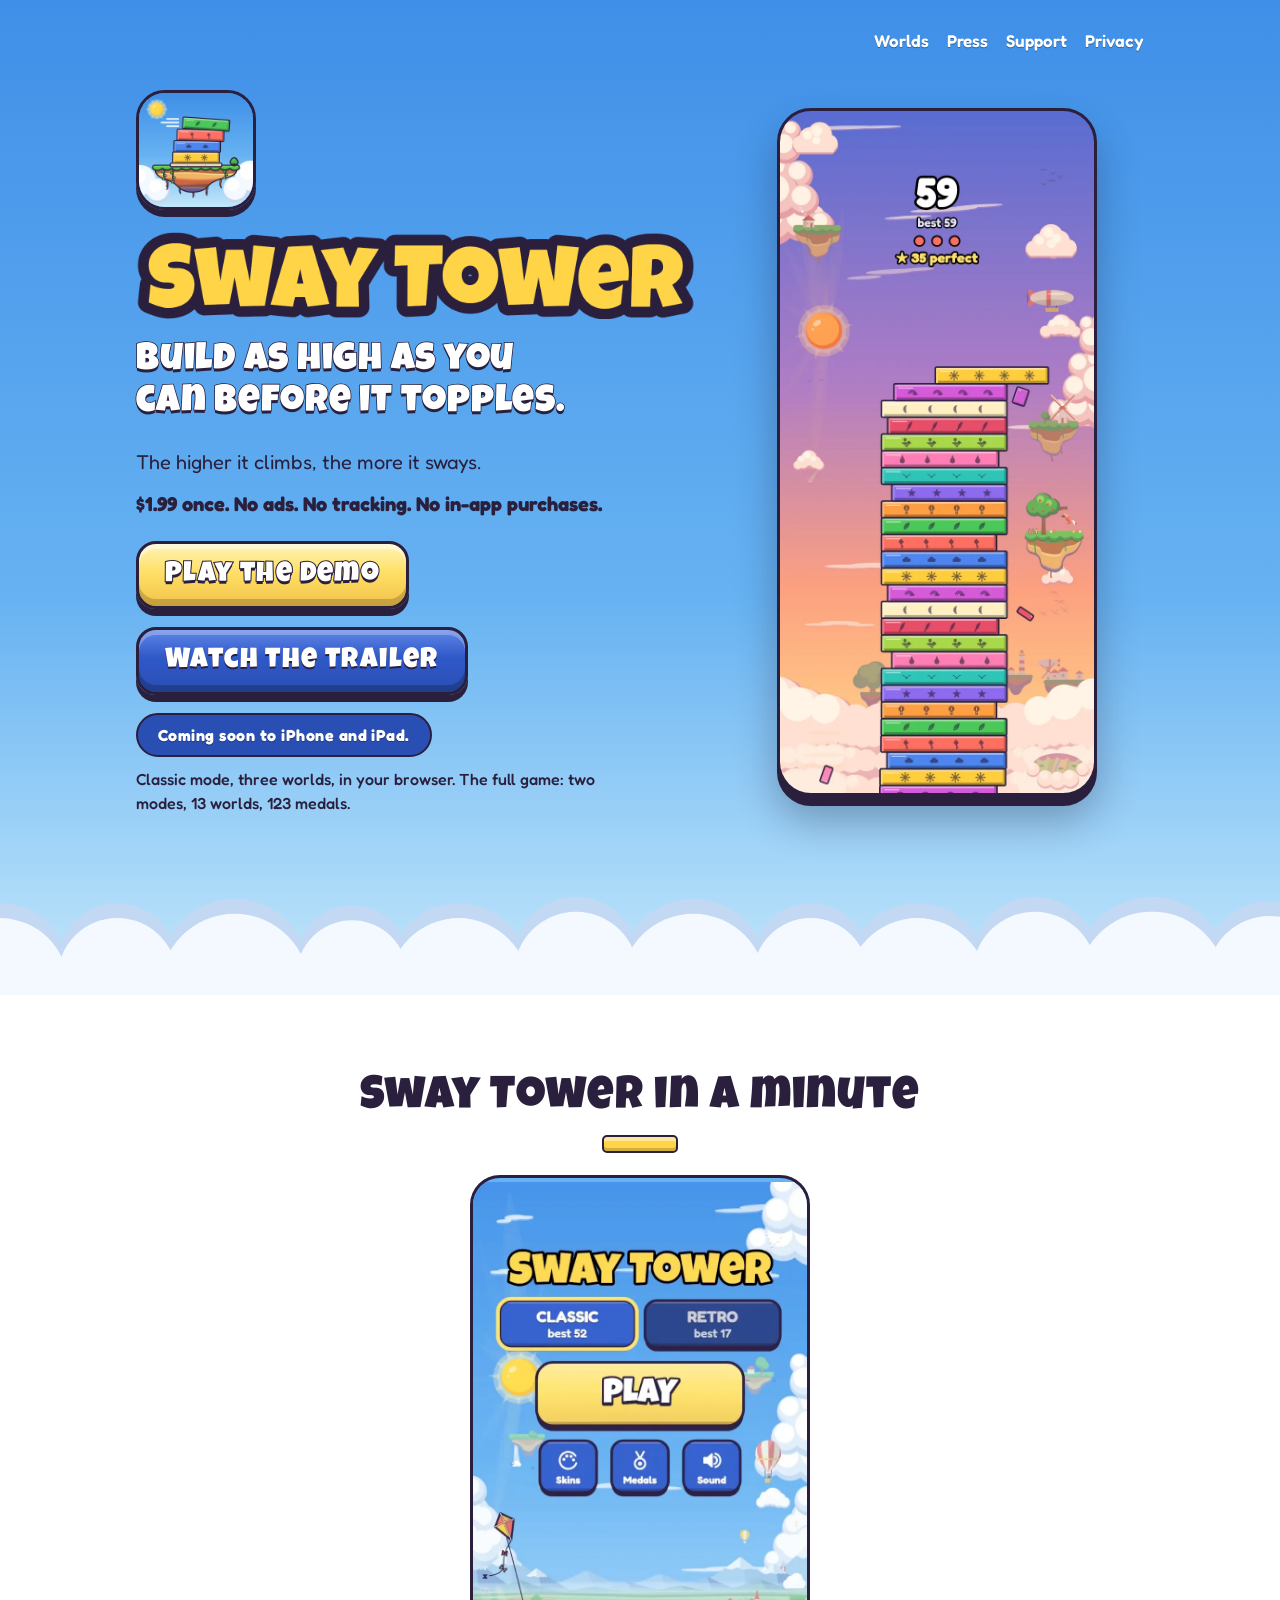
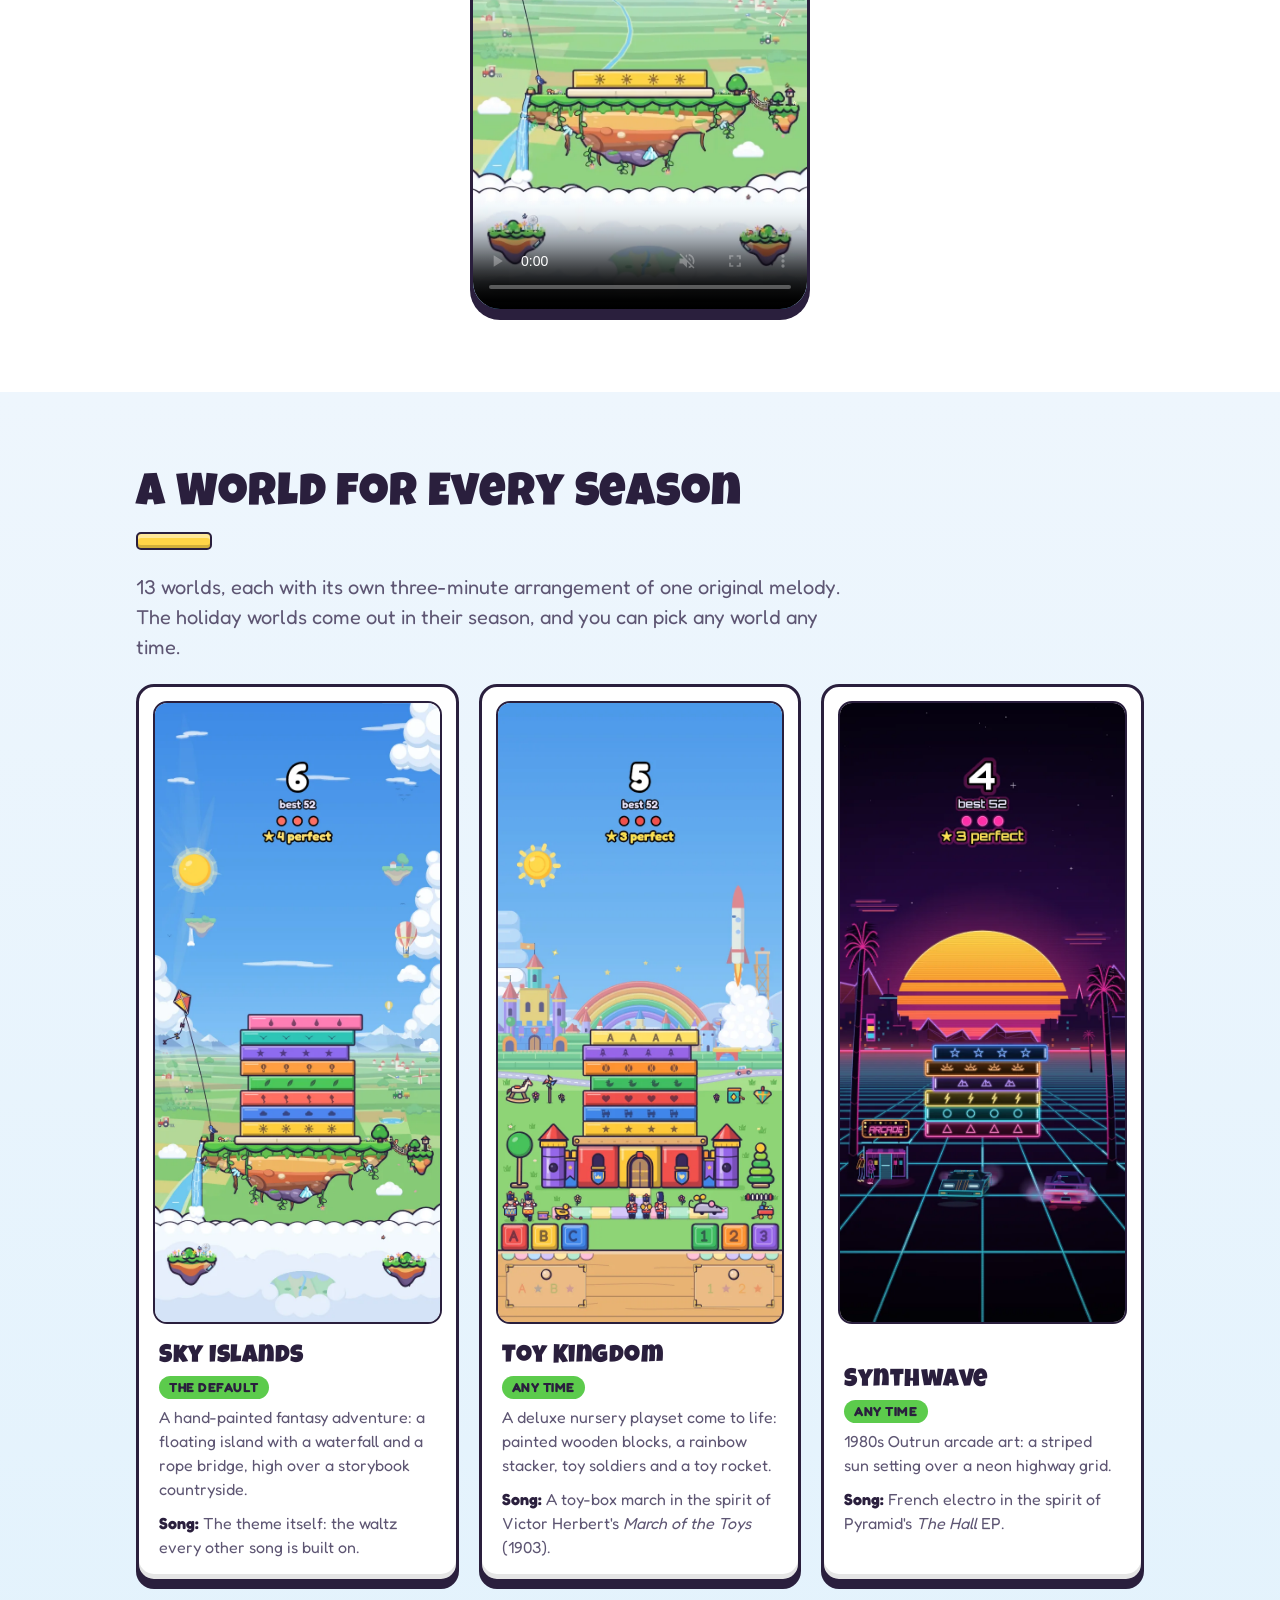
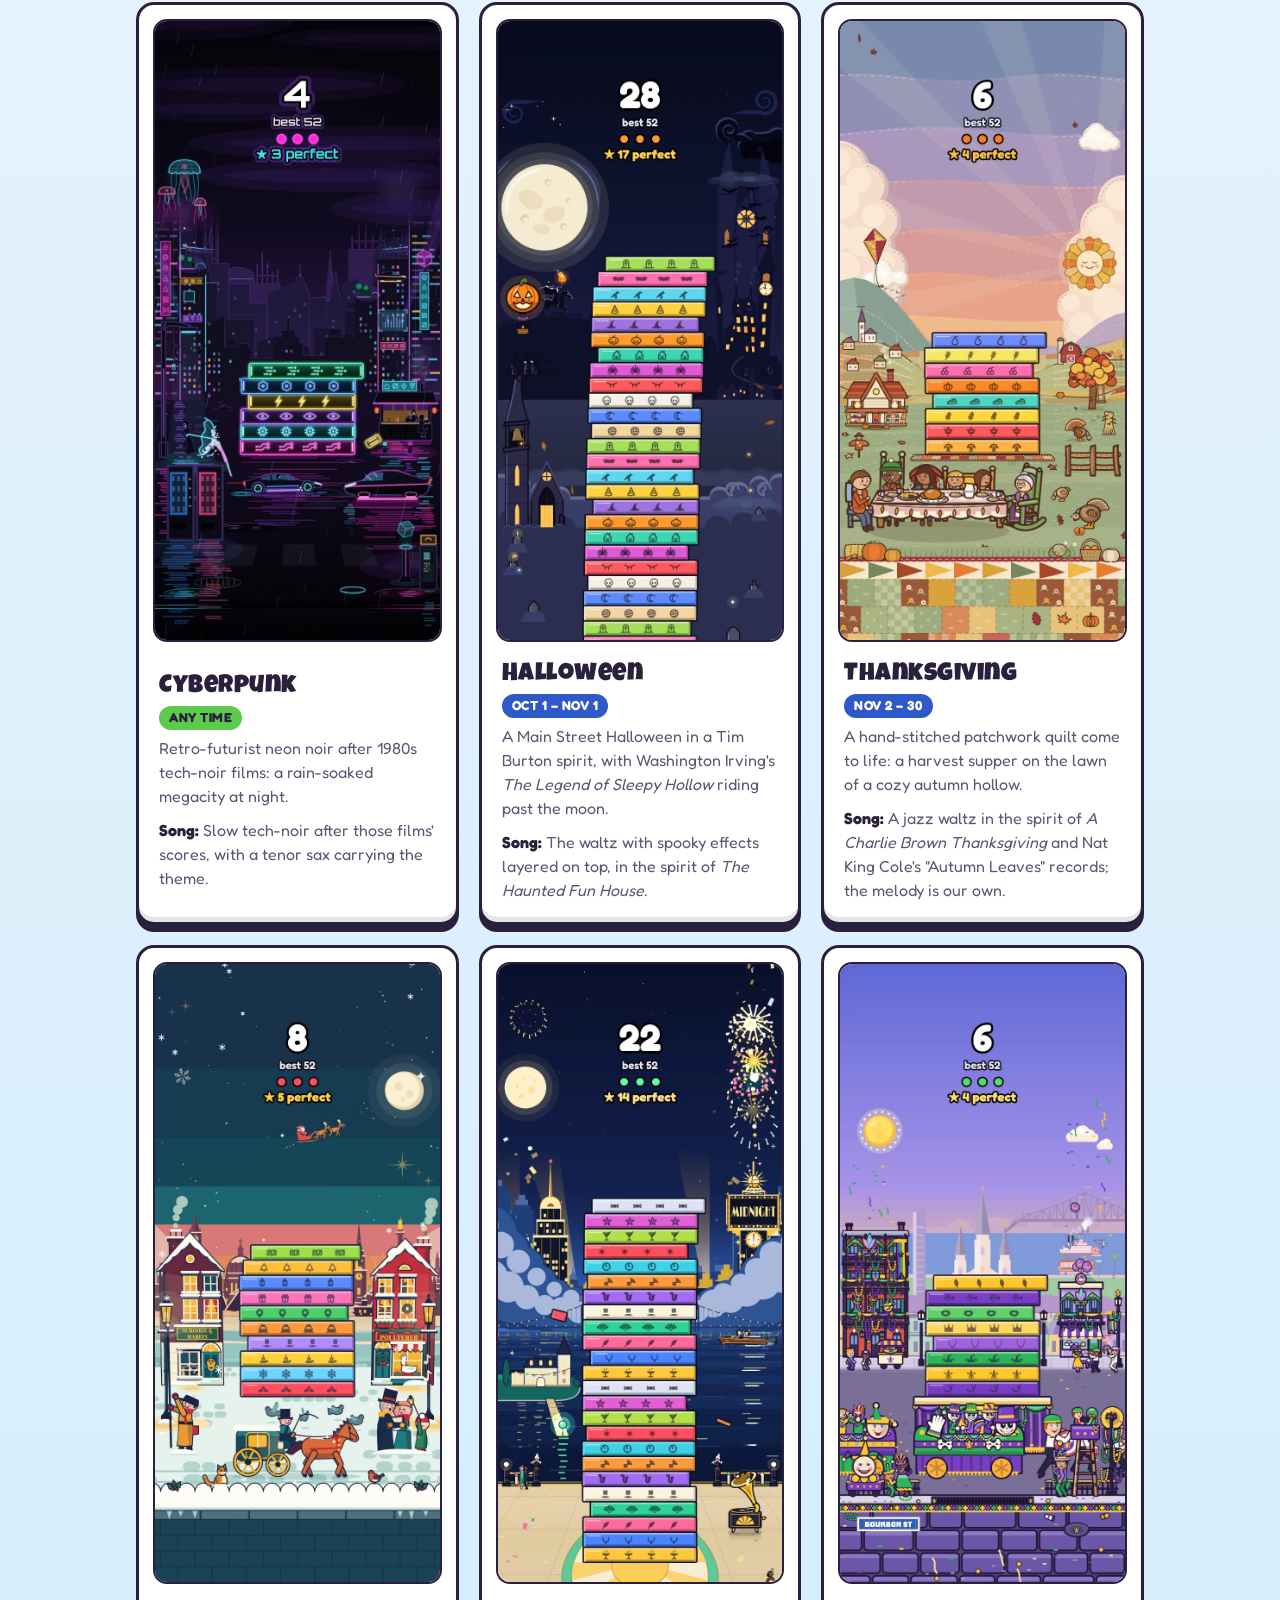
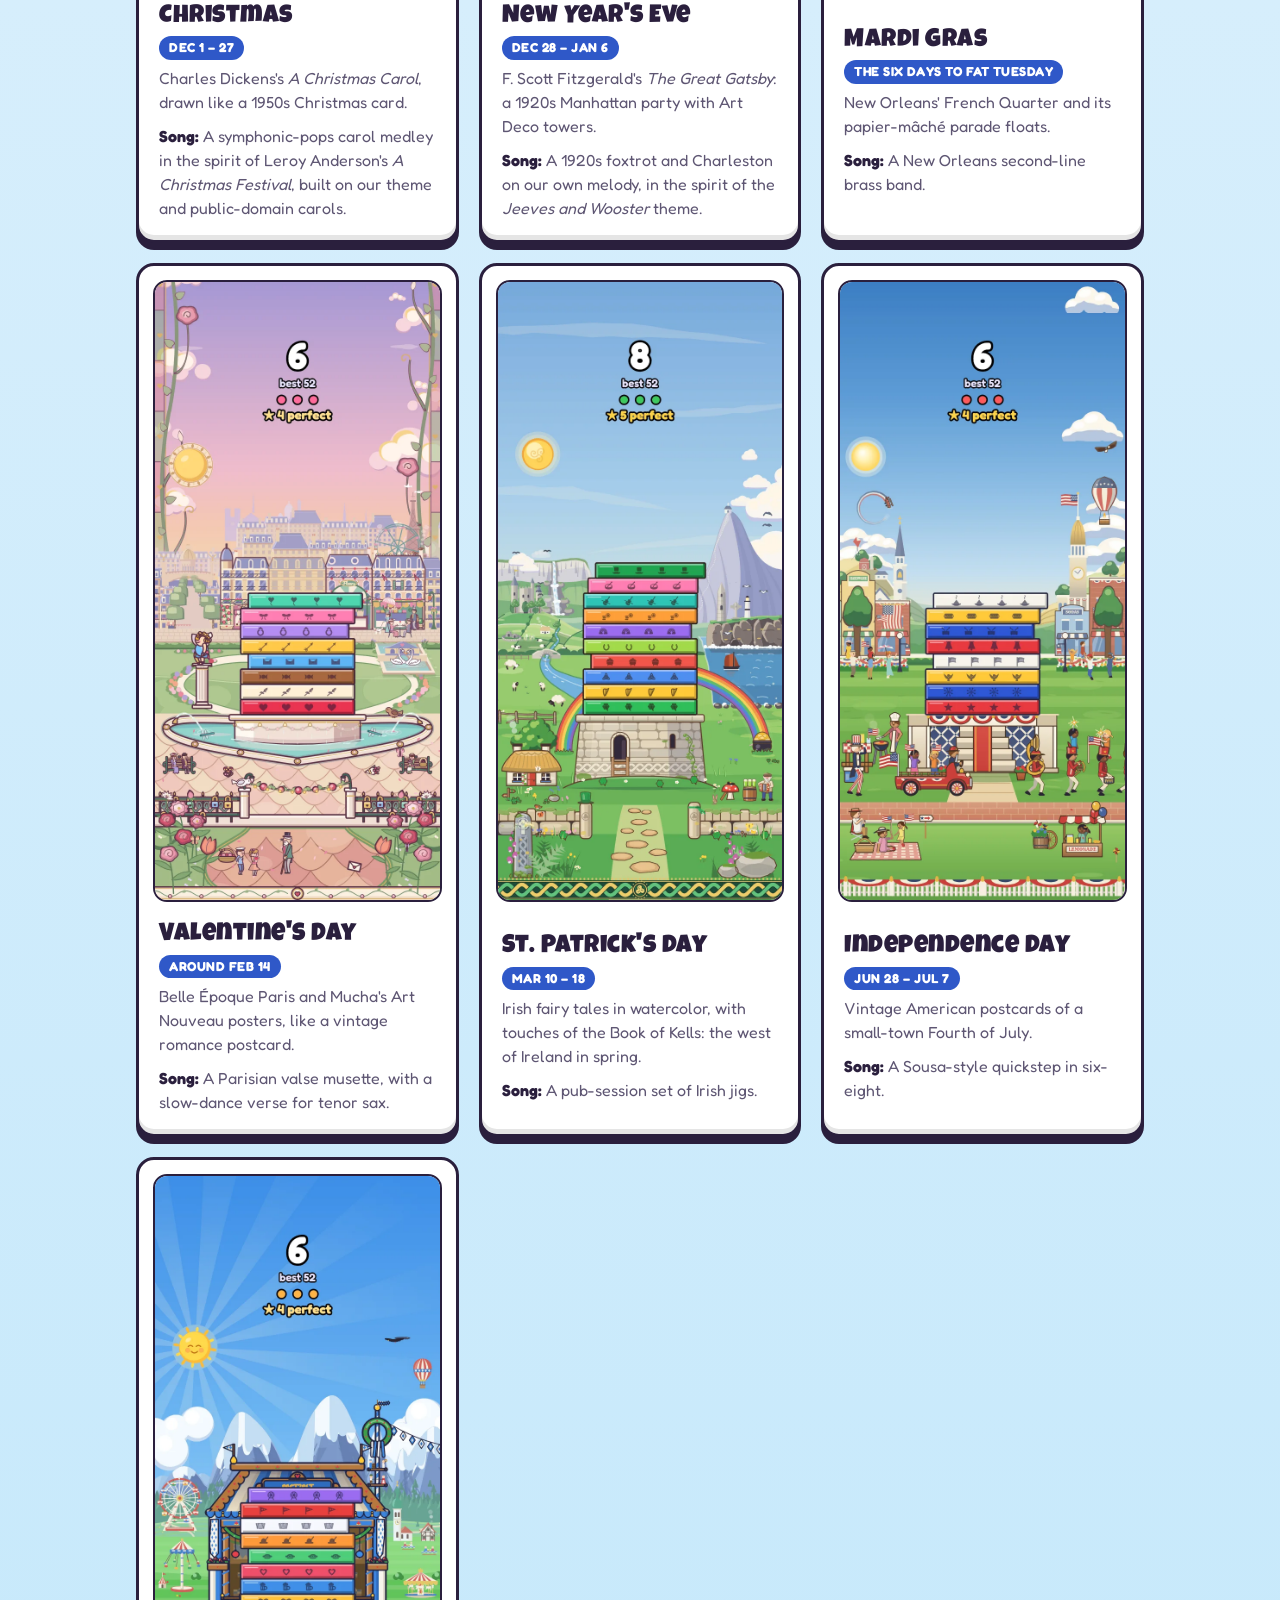
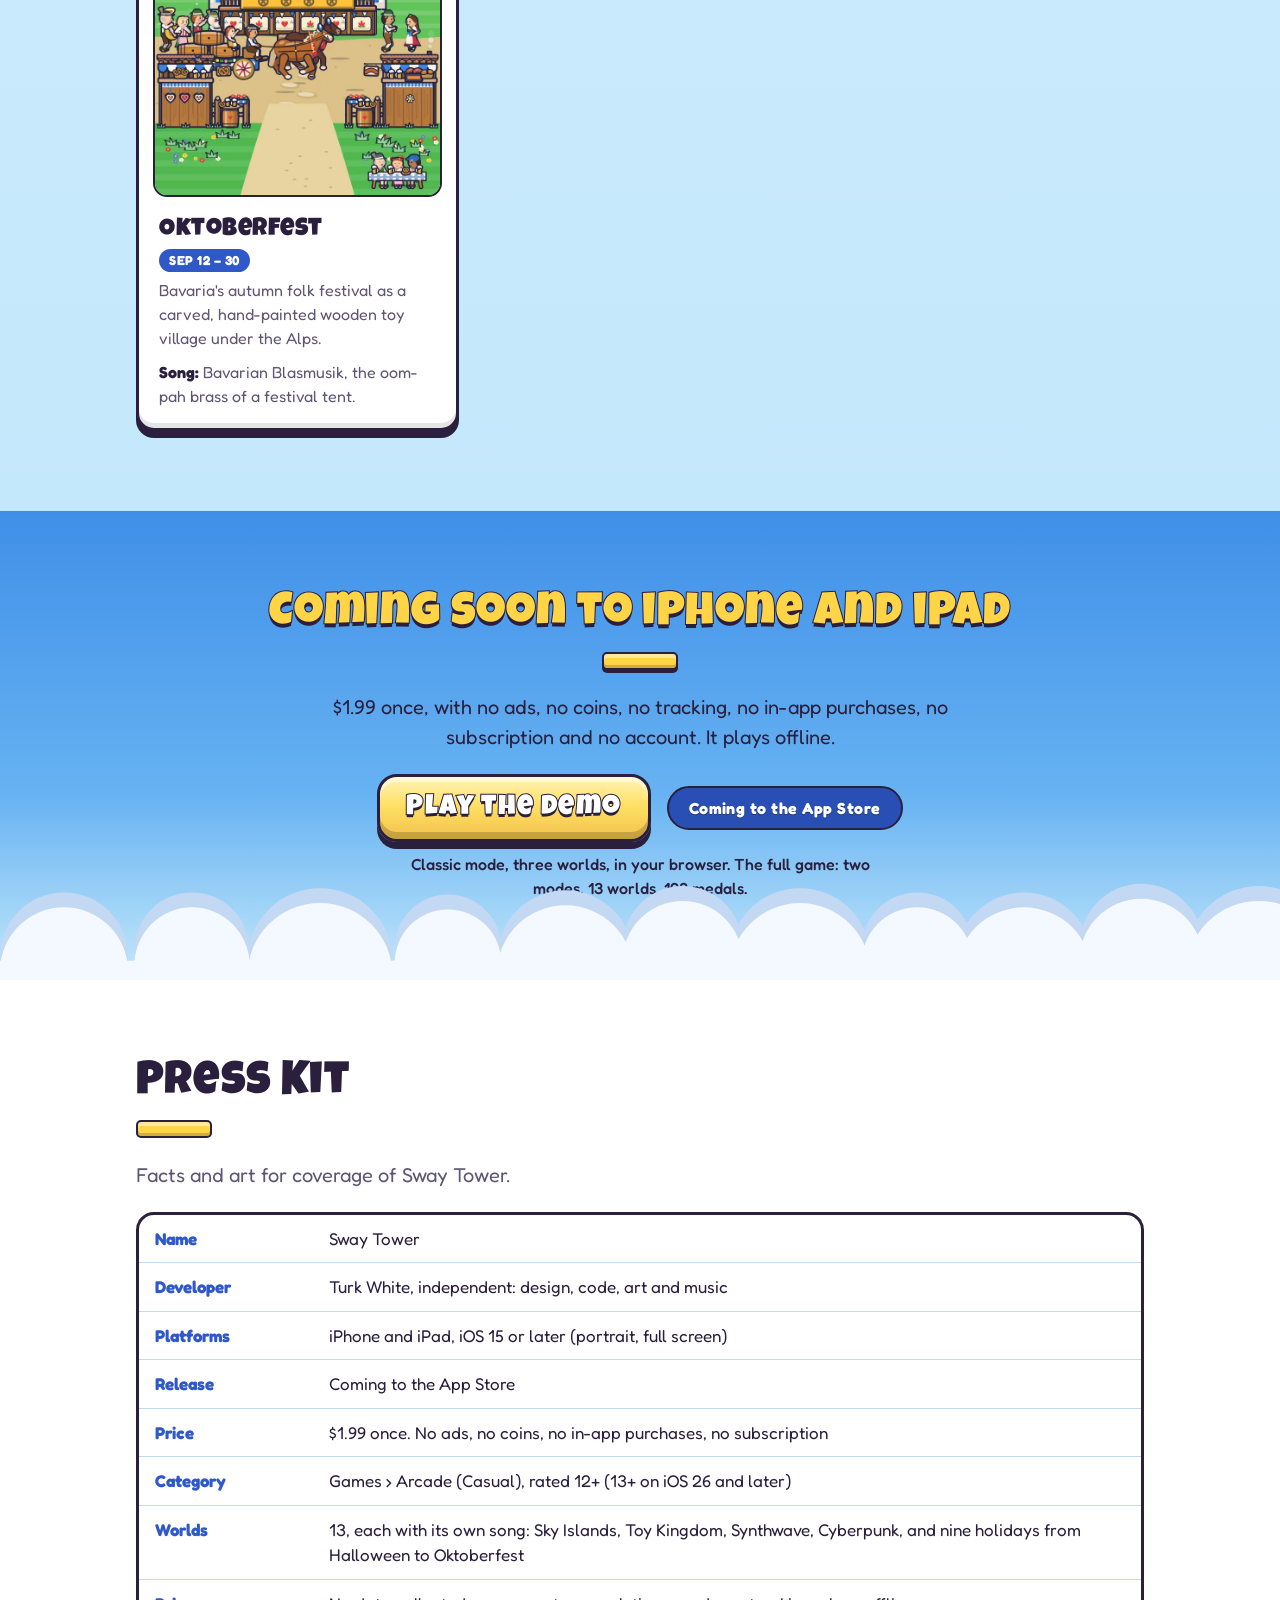
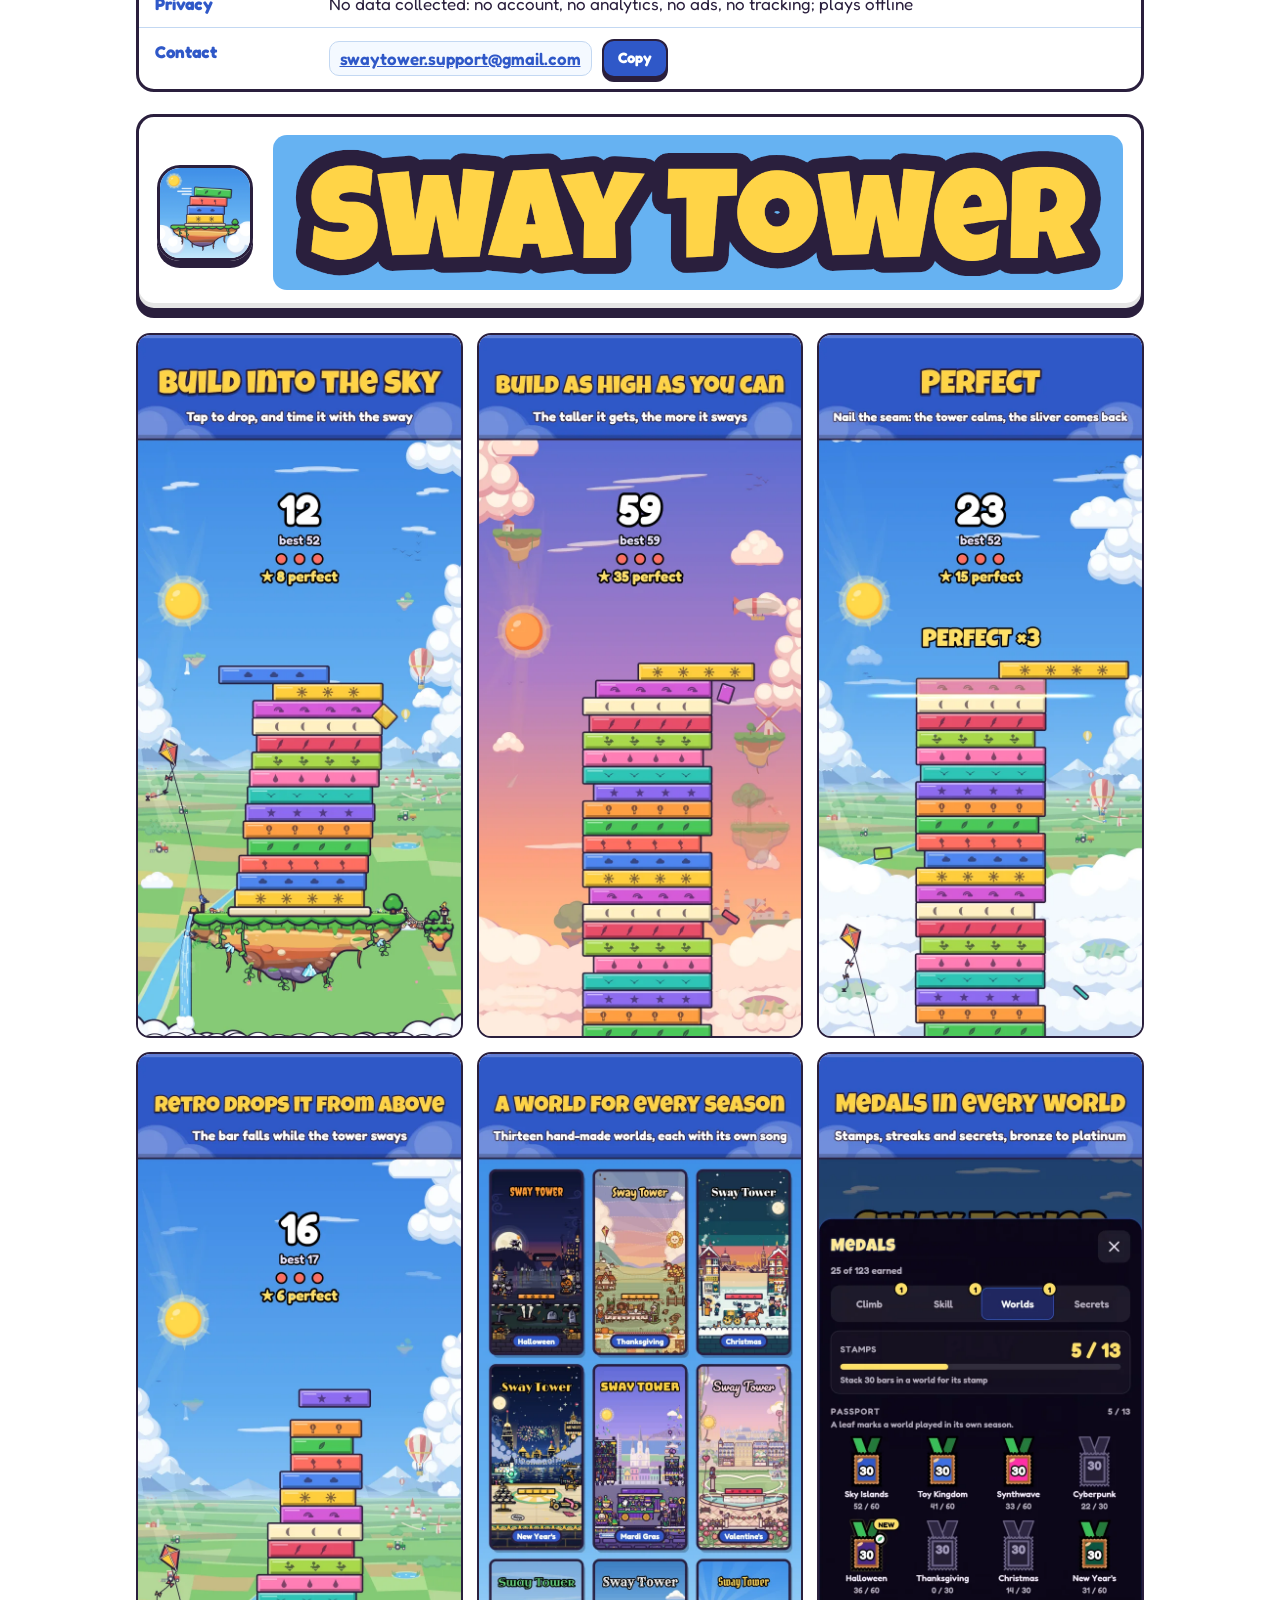
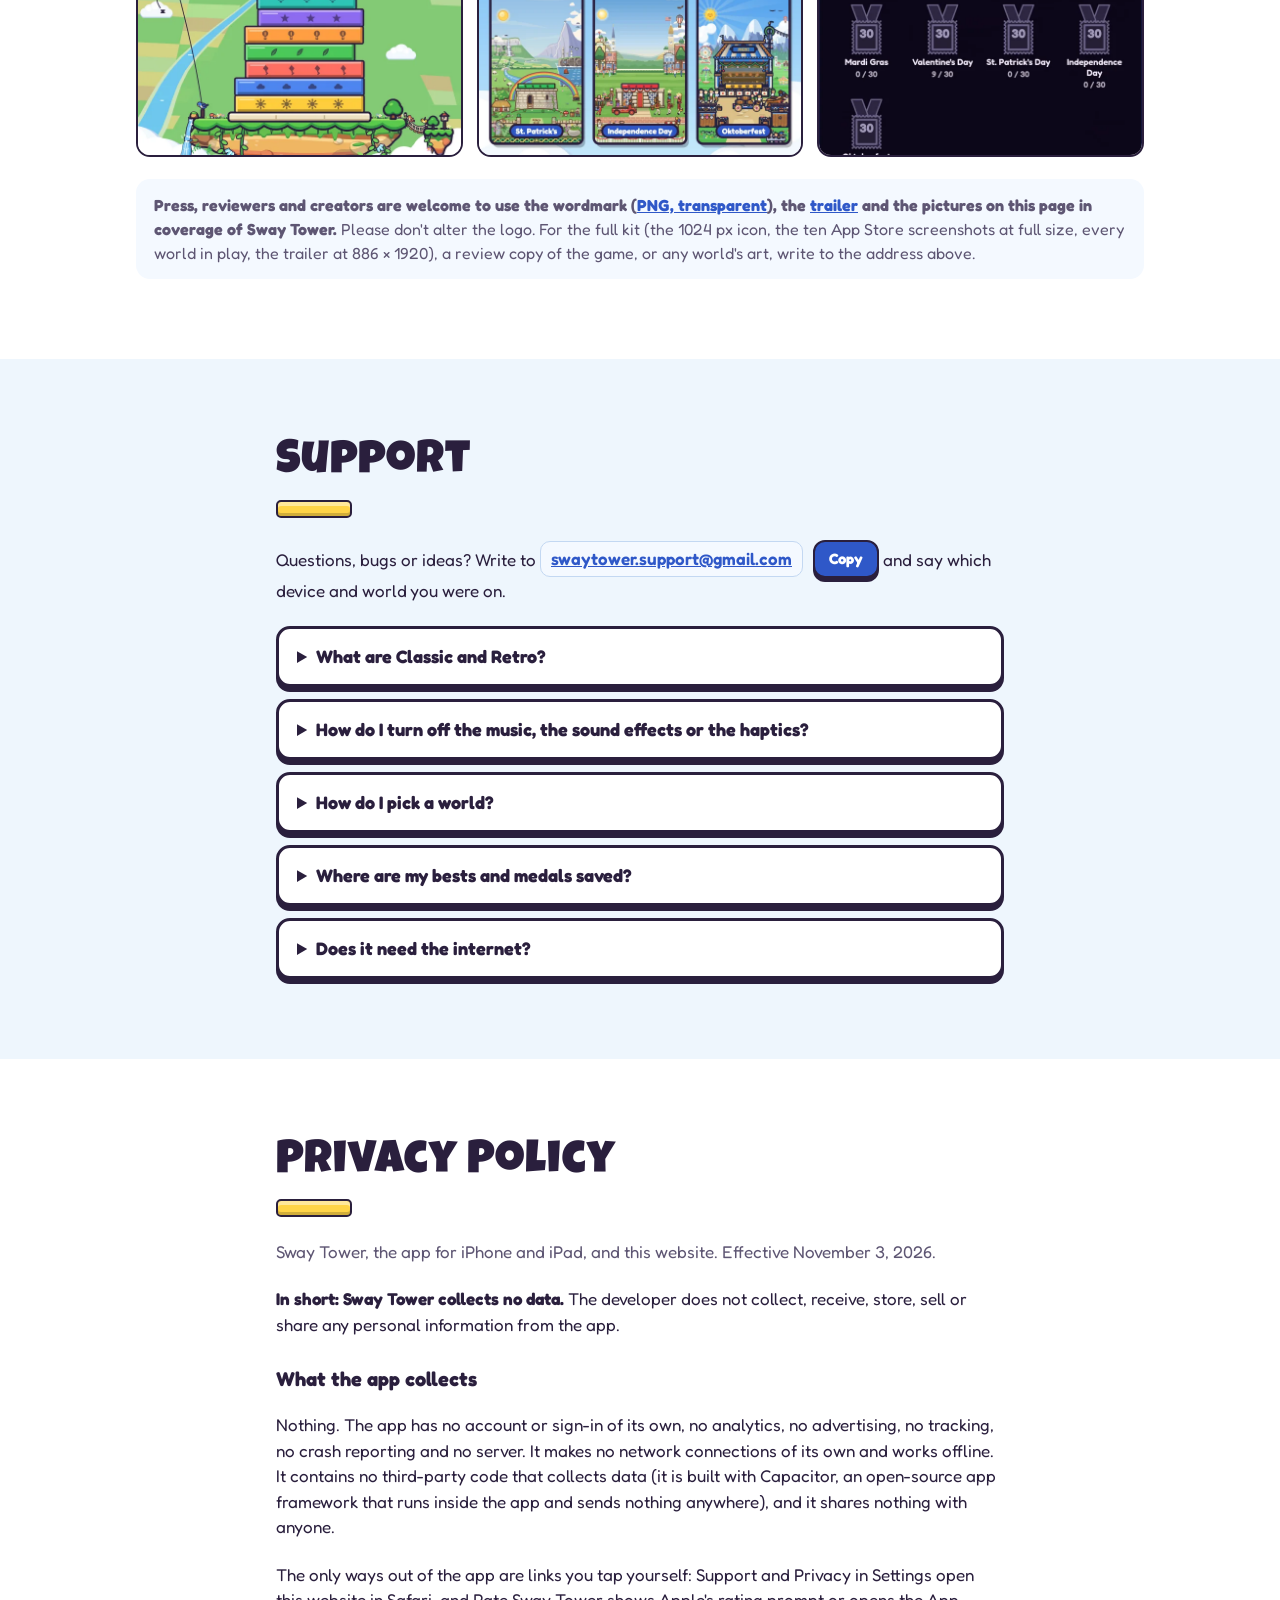
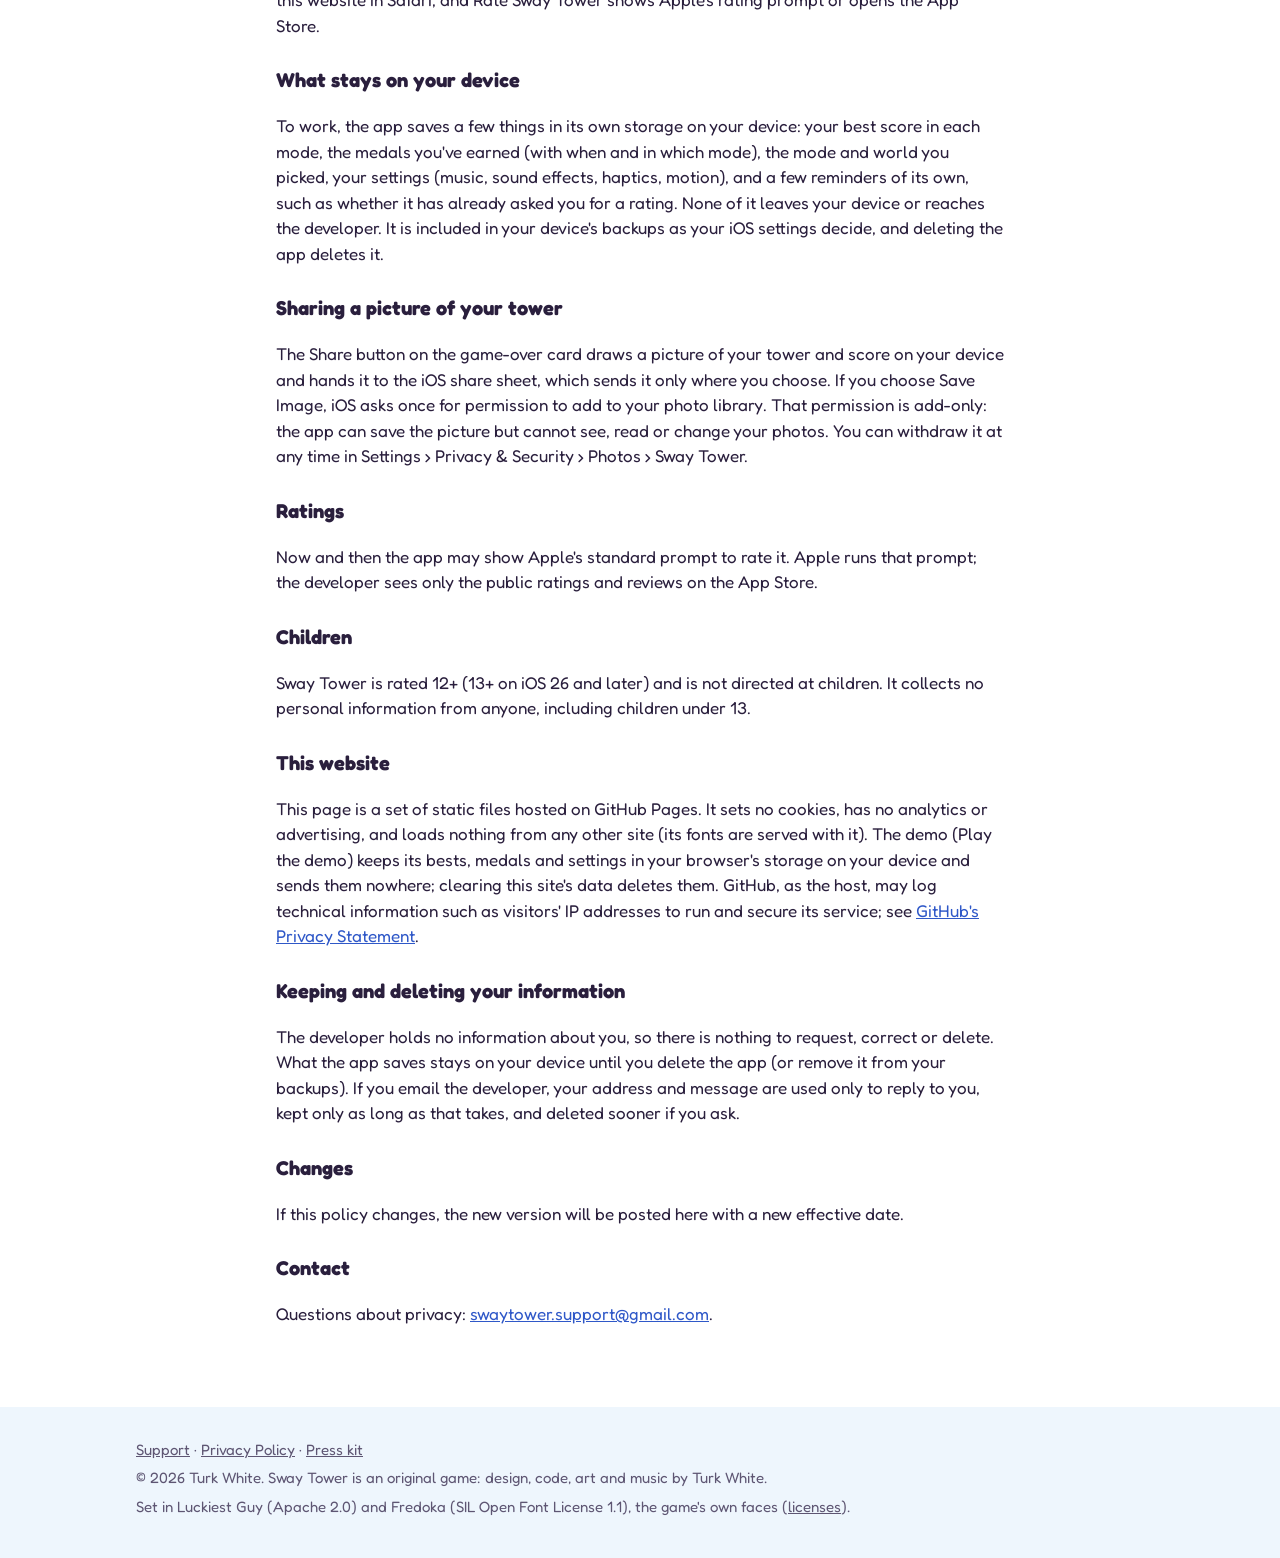
<file: index.html>
<!doctype html>
<html lang="en">
<head>
<meta charset="utf-8">
<title>Sway Tower</title>
<meta name="viewport" content="width=device-width, initial-scale=1, viewport-fit=cover">
<meta name="description" content="Sway Tower: build as high as you can while the tower sways. 13 worlds, each with its own song. Coming soon to iPhone and iPad: $1.99 once, with no ads, no tracking and no in-app purchases.">
<meta name="color-scheme" content="light dark">
<meta name="theme-color" content="#3f8fe8">
<meta property="og:type" content="website">
<meta property="og:title" content="Sway Tower">
<meta property="og:description" content="Build as high as you can before it topples. A one-tap stacker with 13 worlds, each with its own song: $1.99 once, with no ads.">
<link rel="icon" type="image/png" href="assets/icon-32.png">
<link rel="apple-touch-icon" href="assets/icon-180.png">
<style>
  /* The game's two faces, served with the page (no font service: the page loads nothing from
     anyone else). Fontsource's latin subsets, the same files the app bundles. */
  @font-face { font-family: "Luckiest Guy"; font-style: normal; font-weight: 400; font-display: swap; src: url("assets/fonts/luckiest-guy-400.woff2") format("woff2"); }
  @font-face { font-family: "Fredoka"; font-style: normal; font-weight: 400; font-display: swap; src: url("assets/fonts/fredoka-400.woff2") format("woff2"); }
  @font-face { font-family: "Fredoka"; font-style: normal; font-weight: 500; font-display: swap; src: url("assets/fonts/fredoka-500.woff2") format("woff2"); }
  @font-face { font-family: "Fredoka"; font-style: normal; font-weight: 600; font-display: swap; src: url("assets/fonts/fredoka-600.woff2") format("woff2"); }
  @font-face { font-family: "Fredoka"; font-style: normal; font-weight: 700; font-display: swap; src: url("assets/fonts/fredoka-700.woff2") format("woff2"); }

  /* Layout: one column of full-width bands: the hero on Sky Islands' day sky with its cloud
     bank, the trailer on paper, the worlds and their songs on the low sky, then the press kit,
     support and the privacy policy. Dark mode is the game's night (the same climb, later). */
  :root {
    --bg: #eef6fd;
    --fg: #2a1f3d;
    --muted: #5e5673;
    --paper: #ffffff;
    --paper-2: #f4f9ff;
    --edge: #2a1f3d;
    --line: #c3d8f2;
    --sky-top: #3f8fe8;
    --sky-mid: #66b2f2;
    --sky-low: #c4e8fb;
    --cloud: #f4f9ff;
    --cloud-shade: #c3d8f2;
    --ui: #2f58c8;
    --ui-deep: #2a4fb4;
    --link: #2f58c8;
    --sky-fg: #2a1f3d;
    --sun: #ffd447;
    --hl: #ffe066;
    --grass: #5ccb4c;
    --coral: #ff6f61;
    --ink: #2a1f3d;
    --display: 'Luckiest Guy', 'Arial Black', Impact, sans-serif;
    --body: Fredoka, 'Arial Rounded MT Bold', 'Trebuchet MS', sans-serif;
    --radius: 18px;
    --gutter-l: max(16px, env(safe-area-inset-left, 0px));
    --gutter-r: max(16px, env(safe-area-inset-right, 0px));
  }
  @media (prefers-color-scheme: dark) {
    :root:not([data-theme="light"]) {
      --bg: #121529;
      --fg: #f4f9ff;
      --muted: #bcb7d6;
      --paper: #1c2140;
      --paper-2: #232a4f;
      --edge: #4a528a;
      --line: #3a4273;
      --sky-top: #0b1030;
      --sky-mid: #1a2258;
      --sky-low: #2c3a8c;
      --cloud: #2d3566;
      --cloud-shade: #202650;
      --link: #9fb8ff;
      --sky-fg: #ffffff;
      color-scheme: dark;
    }
  }
  :root[data-theme="dark"] {
    --bg: #121529;
    --fg: #f4f9ff;
    --muted: #bcb7d6;
    --paper: #1c2140;
    --paper-2: #232a4f;
    --edge: #4a528a;
    --line: #3a4273;
    --sky-top: #0b1030;
    --sky-mid: #1a2258;
    --sky-low: #2c3a8c;
    --cloud: #2d3566;
    --cloud-shade: #202650;
    --link: #9fb8ff;
    --sky-fg: #ffffff;
    color-scheme: dark;
  }

  * { box-sizing: border-box; }
  body {
    margin: 0;
    background: var(--bg);
    color: var(--fg);
    font-family: var(--body);
    font-size: 17px;
    line-height: 1.5;
    -webkit-font-smoothing: antialiased;
  }
  img, video { max-width: 100%; height: auto; display: block; }
  a { color: var(--link); }
  :where(a, button, summary):focus-visible { outline: 3px solid var(--hl); outline-offset: 3px; }
  h1, h2, h3 { margin: 0; font-family: var(--display); font-weight: 400; line-height: 1.05; letter-spacing: 0.02em; text-wrap: balance; }
  h2 { font-size: clamp(30px, 5.2vw, 46px); }
  h3 { font-size: clamp(20px, 2.6vw, 25px); }
  p { margin: 0; }
  /* A section's title carries a toy bar under it, like the ones the game is built from. */
  .title::after {
    content: "";
    display: block;
    width: 72px;
    height: 14px;
    margin-top: 12px;
    border: 2.5px solid var(--ink);
    border-radius: 5px;
    background: var(--sun);
    box-shadow: inset 0 4px 0 rgba(255, 255, 255, 0.45), inset 0 -3px 0 rgba(0, 0, 0, 0.18);
  }
  .center .title::after { margin-inline: auto; }

  /* Bands: color spans the width; the inner wrap keeps the gutter. */
  .band { padding-block: clamp(44px, 7vw, 80px); }
  .wrap {
    max-width: 1040px;
    margin-inline: auto;
    padding-left: var(--gutter-l);
    padding-right: var(--gutter-r);
  }
  .paper { background: var(--paper); }
  .low { background: linear-gradient(var(--bg), var(--sky-low)); }
  .lede { font-size: clamp(17px, 2vw, 20px); max-width: 60ch; color: var(--muted); }
  .center { text-align: center; }
  .center .lede { margin-inline: auto; }
  .stack { display: grid; gap: 22px; }

  /* The cartoon box: ink outline, light top, shaded bottom, a hard drop shadow (src/title.css). */
  .box {
    border: 3px solid var(--edge);
    border-radius: var(--radius);
    background: var(--paper);
    box-shadow: inset 0 4px 0 rgba(255, 255, 255, 0.35), inset 0 -5px 0 rgba(0, 0, 0, 0.1), 0 7px 0 var(--edge);
  }
  .btn {
    display: inline-grid;
    place-items: center;
    min-height: 60px;
    padding: 10px 26px;
    border: 3px solid var(--ink);
    border-radius: 20px;
    font-family: var(--display);
    font-size: clamp(22px, 2.6vw, 28px);
    letter-spacing: 0.05em;
    text-decoration: none;
    text-align: center;
    transition: transform 0.06s, box-shadow 0.06s;
  }
  .btn.play {
    color: #ffffff;
    background: linear-gradient(#fff3b8, var(--hl) 45%, #f2c24a);
    -webkit-text-stroke: 2px var(--ink);
    paint-order: stroke fill;
    text-shadow: 0 3px 0 var(--ink);
    box-shadow: inset 0 5px 0 rgba(255, 255, 255, 0.45), inset 0 -7px 0 rgba(0, 0, 0, 0.18), 0 7px 0 var(--ink);
  }
  .btn.play:hover { filter: brightness(1.04); }
  .btn.play:active { transform: translateY(4px); box-shadow: inset 0 5px 0 rgba(255, 255, 255, 0.45), inset 0 -7px 0 rgba(0, 0, 0, 0.18), 0 3px 0 var(--ink); }
  /* The second button beside Play the demo: the same shape in navy, so the gold one leads. */
  .btn.alt {
    color: #ffffff;
    background: linear-gradient(#5f86e6, var(--ui) 45%, var(--ui-deep));
    text-shadow: 0 2px 0 var(--ink);
    box-shadow: inset 0 5px 0 rgba(255, 255, 255, 0.25), inset 0 -7px 0 rgba(0, 0, 0, 0.22), 0 7px 0 var(--ink);
  }
  .btn.alt:hover { filter: brightness(1.06); }
  .btn.alt:active { transform: translateY(4px); box-shadow: inset 0 5px 0 rgba(255, 255, 255, 0.25), inset 0 -7px 0 rgba(0, 0, 0, 0.22), 0 3px 0 var(--ink); }
  /* A label, not a button: the App Store badge's place until there is one. */
  .btn.soon {
    min-height: 0;
    padding: 8px 20px;
    border-width: 2.5px;
    border-radius: 999px;
    color: #ffffff;
    background: var(--ui-deep);
    font-family: var(--body);
    font-weight: 700;
    font-size: 16px;
    letter-spacing: 0.03em;
    text-shadow: 0 1px 0 rgba(0, 0, 0, 0.35);
    cursor: default;
  }
  .cta { display: flex; flex-wrap: wrap; gap: 18px 16px; align-items: center; }
  /* The buttons and, under them, the demo's one line (what the demo is, what the full game has). */
  .cta-block { display: grid; gap: 10px; justify-items: start; }
  .center .cta-block { justify-items: center; }
  .demo-note { max-width: 52ch; font-size: 16px; font-weight: 500; }
  .center .demo-note { margin-inline: auto; }

  /* ---- Hero: the day sky, the icon and wordmark, the tower swinging at sunset ---- */
  .sky {
    position: relative;
    background: linear-gradient(var(--sky-top), var(--sky-mid) 60%, var(--sky-low));
    color: var(--sky-fg);
    overflow: hidden;
  }
  .sky .lede { color: var(--sky-fg); }
  .sky .title, .hero-title { color: var(--sun); -webkit-text-stroke: 0; paint-order: stroke fill; text-shadow: 0 4px 0 var(--ink); }
  .sky .title { -webkit-text-stroke: 2px var(--ink); }
  .sky .title::after { box-shadow: inset 0 4px 0 rgba(255, 255, 255, 0.45), inset 0 -3px 0 rgba(0, 0, 0, 0.18), 0 3px 0 var(--ink); }
  .hero .wrap { position: relative; z-index: 1; }
  .hero-grid { display: grid; gap: 36px; align-items: center; }
  .hero-copy { display: grid; gap: 22px; justify-items: start; }
  .icon {
    width: clamp(88px, 12vw, 120px);
    border: 3px solid var(--ink);
    border-radius: 24%;
    box-shadow: 0 7px 0 var(--ink);
  }
  .logo { width: min(100%, 560px); }
  .tagline {
    font-family: var(--display);
    font-size: clamp(26px, 4vw, 38px);
    line-height: 1.1;
    letter-spacing: 0.02em;
    color: #ffffff;
    -webkit-text-stroke: 1.5px var(--ink);
    paint-order: stroke fill;
    text-shadow: 0 3px 0 var(--ink);
    text-wrap: balance;
  }
  .hero .lede { max-width: 52ch; }
  .hero-text { display: grid; gap: 12px; }
  .phone {
    margin: 0;
    width: min(100%, 300px);
    justify-self: center;
    border: 3px solid var(--ink);
    border-radius: 34px;
    overflow: hidden;
    background: var(--ink);
    box-shadow: 0 10px 0 var(--ink), 0 24px 40px rgba(20, 16, 40, 0.3);
  }
  .phone img { width: 100%; }
  .swaying { transform-origin: 50% 100%; animation: sway 3.4s ease-in-out infinite alternate; }
  @keyframes sway { from { rotate: -1.4deg; } to { rotate: 1.4deg; } }
  .clouds {
    position: absolute;
    left: 0; right: 0; bottom: -2px;
    width: 100%;
    height: clamp(70px, 10vw, 120px);
    display: block;
  }
  .clouds .shade { fill: var(--cloud-shade); }
  .clouds .puff { fill: var(--cloud); }
  .hero { padding-bottom: clamp(110px, 16vw, 180px); }

  /* ---- Trailer ---- */
  video {
    justify-self: center;
    width: min(100%, 340px);
    aspect-ratio: 720 / 1560;
    border: 3px solid var(--edge);
    border-radius: 30px;
    background: var(--sky-mid);
    box-shadow: 0 8px 0 var(--edge);
  }

  /* ---- Worlds ---- */
  .worlds { display: grid; gap: 20px; }
  .world { display: grid; grid-template-columns: 124px 1fr; gap: 16px; align-items: start; padding: 14px; }
  .world img { width: 100%; border: 2.5px solid var(--edge); border-radius: 14px; }
  .world .text { display: grid; gap: 6px; min-width: 0; }
  .world p { color: var(--muted); font-size: 16px; }
  .world p + p { margin-top: 4px; }
  .world strong { color: var(--fg); }
  .when {
    justify-self: start;
    padding: 2px 10px;
    border-radius: 999px;
    background: var(--ui);
    color: #ffffff;
    font-size: 13px;
    font-weight: 700;
    letter-spacing: 0.04em;
    text-transform: uppercase;
  }
  .when.always { background: var(--grass); color: var(--ink); }
  /* A world's song: a play pill beside its season (the script below shows it where the browser
     plays AAC), and how far the song has got along the card's foot. */
  .world { position: relative; overflow: hidden; }
  .tags { display: flex; flex-wrap: wrap; gap: 8px 10px; align-items: center; }
  .song {
    display: inline-flex;
    align-items: center;
    gap: 7px;
    min-height: 40px;
    padding: 4px 14px 4px 4px;
    border: 2.5px solid var(--ink);
    border-radius: 999px;
    background: linear-gradient(#fff3b8, var(--hl) 45%, #f2c24a);
    color: var(--ink);
    font: inherit;
    font-size: 15px;
    font-weight: 700;
    line-height: 1.1;
    text-align: left;
    cursor: pointer;
    box-shadow: inset 0 3px 0 rgba(255, 255, 255, 0.45), inset 0 -4px 0 rgba(0, 0, 0, 0.14), 0 4px 0 var(--ink);
    touch-action: manipulation;
    -webkit-tap-highlight-color: transparent;
  }
  .song[hidden] { display: none; }
  .song:hover { filter: brightness(1.04); }
  .song:active { transform: translateY(2px); box-shadow: inset 0 3px 0 rgba(255, 255, 255, 0.45), inset 0 -4px 0 rgba(0, 0, 0, 0.14), 0 2px 0 var(--ink); }
  .song .disc { flex: none; display: grid; place-items: center; width: 28px; height: 28px; border-radius: 50%; background: var(--ink); }
  .song svg { width: 12px; height: 12px; fill: #ffffff; }
  .song .i-pause, .song[aria-pressed="true"] .i-play { display: none; }
  .song[aria-pressed="true"] .i-pause { display: inline; }
  .song:focus-visible { outline-color: var(--link); }
  /* Pressed, and the song is still on its way: the disc breathes until it plays. */
  .song.loading .disc { animation: song-wait 0.7s ease-in-out infinite alternate; }
  @keyframes song-wait { to { opacity: 0.4; } }
  .progress { position: absolute; left: 0; right: 0; bottom: 0; height: 6px; background: var(--line); opacity: 0; pointer-events: none; }
  .progress i { display: block; height: 100%; background: var(--link); transform: scaleX(0); transform-origin: 0 50%; }
  .world.heard .progress { opacity: 1; }

  /* ---- Press kit ---- */
  .facts { margin: 0; display: grid; gap: 0; border: 3px solid var(--edge); border-radius: var(--radius); overflow: hidden; background: var(--paper); }
  .facts > div { display: grid; grid-template-columns: 1fr; gap: 2px; padding: 11px 16px; border-top: 1.5px solid var(--line); }
  .facts > div:first-child { border-top: 0; }
  .facts dt { font-weight: 700; color: var(--link); }
  .facts dd { margin: 0; min-width: 0; }
  .kit-art { display: grid; grid-template-columns: auto 1fr; gap: 20px; align-items: center; padding: 18px; }
  .kit-art .icon { width: 96px; }
  .kit-art .logo-dark { padding: 14px 20px; border-radius: 14px; background: var(--sky-mid); }
  .shots { display: grid; grid-template-columns: repeat(2, 1fr); gap: 14px; }
  .shots img { width: 100%; border: 2.5px solid var(--edge); border-radius: 14px; }
  .note { padding: 14px 18px; border-radius: 14px; background: var(--paper-2); color: var(--muted); font-size: 16px; }
  code { font-family: ui-monospace, SFMono-Regular, Menlo, monospace; font-size: 0.92em; color: var(--fg); }

  /* ---- Support and privacy ---- */
  .email { display: inline-flex; flex-wrap: wrap; gap: 10px; align-items: center; }
  .email a { padding: 4px 10px; border-radius: 10px; background: var(--paper-2); border: 1.5px solid var(--line); font-weight: 600; overflow-wrap: anywhere; }
  .copy {
    padding: 6px 14px;
    border: 2.5px solid var(--ink);
    border-radius: 12px;
    background: var(--ui);
    color: #ffffff;
    font: inherit;
    font-weight: 700;
    font-size: 15px;
    cursor: pointer;
    box-shadow: 0 4px 0 var(--ink);
  }
  .copy:active { transform: translateY(2px); box-shadow: 0 2px 0 var(--ink); }

  footer { padding-block: 32px 40px; color: var(--muted); font-size: 15px; }
  footer .wrap { display: grid; gap: 6px; }

  /* ---- Navigation ---- */
  .skip { position: absolute; left: 12px; top: -60px; z-index: 2; padding: 8px 14px; border-radius: 10px; background: var(--paper); color: var(--fg); font-weight: 700; }
  .skip:focus { top: 12px; }
  .topnav { position: relative; z-index: 1; display: flex; flex-wrap: wrap; gap: 6px 18px; justify-content: flex-start; margin-bottom: clamp(18px, 4vw, 36px); }
  .topnav a { color: #ffffff; font-weight: 600; text-decoration: none; text-shadow: 0 1px 0 rgba(0, 0, 0, 0.35); }
  .topnav a:hover { text-decoration: underline; }
  .hero { padding-top: clamp(18px, 3vw, 28px); }

  /* ---- Support: the FAQ ---- */
  .narrow { max-width: 760px; }
  .faq { display: grid; gap: 12px; }
  .faq details { border: 3px solid var(--edge); border-radius: 14px; background: var(--paper); box-shadow: 0 5px 0 var(--edge); }
  .faq summary { cursor: pointer; padding: 14px 18px; font-weight: 700; font-size: 18px; list-style-position: inside; }
  .faq details[open] summary { border-bottom: 1.5px solid var(--line); }
  .faq details p { padding: 12px 18px 16px; color: var(--muted); }

  /* ---- The privacy policy ---- */
  .policy h3 { margin-top: 10px; font-family: var(--body); font-weight: 700; font-size: 20px; letter-spacing: 0; }
  .policy .meta { color: var(--muted); }
  footer a { color: var(--muted); }

  @media (min-width: 560px) {
    .topnav { justify-content: flex-end; }
    .worlds { grid-template-columns: repeat(2, 1fr); }
    .world { grid-template-columns: 1fr; }
    .world .text { padding: 4px 6px 6px; }
    .shots { grid-template-columns: repeat(3, 1fr); }
    .facts > div { grid-template-columns: 9.5em 1fr; gap: 12px; }
  }
  @media (min-width: 800px) {
    .hero-grid { grid-template-columns: 1.15fr 0.85fr; }
    .phone { width: min(100%, 320px); }
    .worlds { grid-template-columns: repeat(3, 1fr); }
  }
  @media (prefers-reduced-motion: reduce) {
    .swaying { animation: none; }
    .btn, .copy { transition: none; }
    .song.loading .disc { animation: none; opacity: 0.6; }
  }
</style>
</head>
<body>
<a class="skip" href="#main">Skip to the content</a>

<header class="band sky hero">
  <nav class="wrap topnav" aria-label="On this page">
    <a href="#worlds">Worlds</a>
    <a href="#press">Press</a>
    <a href="#support">Support</a>
    <a href="#privacy">Privacy</a>
  </nav>
  <div class="wrap hero-grid">
    <div class="hero-copy">
      <img class="icon" src="assets/icon.webp" alt="" width="512" height="512">
      <h1 class="hero-title"><img class="logo" src="assets/logo.png" alt="Sway Tower" width="1400" height="220"></h1>
      <p class="tagline">Build as high as you can before it topples.</p>
      <div class="hero-text">
        <p class="lede">The higher it climbs, the more it sways.</p>
        <p class="lede"><strong>$1.99 once. No ads. No tracking. No in-app purchases.</strong></p>
      </div>
      <div class="cta-block">
        <div class="cta">
          <a class="btn play" href="play/">Play the demo</a>
          <a class="btn alt" href="#trailer">Watch the trailer</a>
          <span class="btn soon">Coming soon to iPhone and iPad.</span>
        </div>
        <p class="demo-note">Classic mode, three worlds, in your browser. The full game: two modes, 13 worlds, 123 medals.</p>
      </div>
    </div>
    <figure class="phone swaying">
      <img src="assets/hero.webp" alt="A 59-bar tower of toy blocks at sunset, its top swinging after an off-center drop; a sliced piece tumbles away" width="660" height="1434">
    </figure>
  </div>
  <svg class="clouds" viewBox="0 0 1200 120" preserveAspectRatio="xMidYMax slice" aria-hidden="true">
    <g class="shade">
      <circle cx="0" cy="96" r="64"/><circle cx="110" cy="88" r="56"/><circle cx="220" cy="98" r="70"/><circle cx="330" cy="86" r="52"/>
      <circle cx="430" cy="98" r="66"/><circle cx="540" cy="84" r="58"/><circle cx="650" cy="96" r="68"/><circle cx="760" cy="86" r="54"/>
      <circle cx="860" cy="98" r="66"/><circle cx="970" cy="84" r="58"/><circle cx="1080" cy="96" r="70"/><circle cx="1190" cy="88" r="58"/>
    </g>
    <g class="puff">
      <circle cx="0" cy="110" r="64"/><circle cx="110" cy="102" r="56"/><circle cx="220" cy="112" r="70"/><circle cx="330" cy="100" r="52"/>
      <circle cx="430" cy="112" r="66"/><circle cx="540" cy="98" r="58"/><circle cx="650" cy="110" r="68"/><circle cx="760" cy="100" r="54"/>
      <circle cx="860" cy="112" r="66"/><circle cx="970" cy="98" r="58"/><circle cx="1080" cy="110" r="70"/><circle cx="1190" cy="102" r="58"/>
      <rect x="0" y="100" width="1200" height="20"/>
    </g>
  </svg>
</header>

<main id="main">
<section class="band paper center" id="trailer">
  <div class="wrap stack">
    <h2 class="title">Sway Tower in a minute</h2>
    <video id="trailer-video" muted autoplay loop playsinline controls preload="metadata" poster="assets/trailer-poster.webp" width="720" height="1560">
      <source src="assets/trailer.mp4" type="video/mp4">
    </video>
  </div>
</section>

<section class="band low" id="worlds">
  <div class="wrap stack">
    <h2 class="title">A World for Every Season</h2>
    <p class="lede">13 worlds, each with its own three-minute arrangement of one original melody. The holiday worlds come out in their season, and you can pick any world any time.</p>
    <div class="worlds">
      <article class="box world">
        <img src="assets/worlds/classic.webp" alt="Sky Islands: a short tower on a floating island, a kite and tractors in the countryside far below" width="660" height="1434" loading="lazy" decoding="async">
        <div class="text"><h3>Sky Islands</h3>
          <div class="tags"><span class="when always">The default</span>
            <button class="song" type="button" data-song="assets/music/classic.m4a" aria-pressed="false" aria-label="Play the song: Sky Islands" hidden><span class="disc" aria-hidden="true"><svg viewBox="0 0 12 12"><path class="i-play" d="M3.5 1.5v9l7-4.5z"/><path class="i-pause" d="M2.5 1.5h2.6v9H2.5zM6.9 1.5h2.6v9H6.9z"/></svg></span><span class="label">Play the song</span></button></div>
          <p>A hand-painted fantasy adventure: a floating island with a waterfall and a rope bridge, high over a storybook countryside.</p>
          <p><strong>Song:</strong> The theme itself: the waltz every other song is built on.</p>
        </div>
        <span class="progress" aria-hidden="true"><i></i></span>
      </article>
      <article class="box world">
        <img src="assets/worlds/toyblock.webp" alt="Toy Kingdom: a toy rocket climbing off its pad beside a block castle and a wooden rainbow" width="660" height="1434" loading="lazy" decoding="async">
        <div class="text"><h3>Toy Kingdom</h3>
          <div class="tags"><span class="when always">Any time</span>
            <button class="song" type="button" data-song="assets/music/toyblock.m4a" aria-pressed="false" aria-label="Play the song: Toy Kingdom" hidden><span class="disc" aria-hidden="true"><svg viewBox="0 0 12 12"><path class="i-play" d="M3.5 1.5v9l7-4.5z"/><path class="i-pause" d="M2.5 1.5h2.6v9H2.5zM6.9 1.5h2.6v9H6.9z"/></svg></span><span class="label">Play the song</span></button></div>
          <p>A deluxe nursery playset come to life: painted wooden blocks, a rainbow stacker, toy soldiers and a toy rocket.</p>
          <p><strong>Song:</strong> A toy-box march in the spirit of Victor Herbert's <i>March of the Toys</i> (1903).</p>
        </div>
        <span class="progress" aria-hidden="true"><i></i></span>
      </article>
      <article class="box world">
        <img src="assets/worlds/neon.webp" alt="Synthwave: a chrome car doing a burnout in front of an arcade under a striped neon sun" width="660" height="1434" loading="lazy" decoding="async">
        <div class="text"><h3>Synthwave</h3>
          <div class="tags"><span class="when always">Any time</span>
            <button class="song" type="button" data-song="assets/music/neon.m4a" aria-pressed="false" aria-label="Play the song: Synthwave" hidden><span class="disc" aria-hidden="true"><svg viewBox="0 0 12 12"><path class="i-play" d="M3.5 1.5v9l7-4.5z"/><path class="i-pause" d="M2.5 1.5h2.6v9H2.5zM6.9 1.5h2.6v9H6.9z"/></svg></span><span class="label">Play the song</span></button></div>
          <p>1980s Outrun arcade art: a striped sun setting over a neon highway grid.</p>
          <p><strong>Song:</strong> French electro in the spirit of Pyramid's <i>The Hall</i> EP.</p>
        </div>
        <span class="progress" aria-hidden="true"><i></i></span>
      </article>
      <article class="box world">
        <img src="assets/worlds/neon-cyber.webp" alt="Cyberpunk: a street racer peeling out through a puddle in a rainy neon megacity" width="660" height="1434" loading="lazy" decoding="async">
        <div class="text"><h3>Cyberpunk</h3>
          <div class="tags"><span class="when always">Any time</span>
            <button class="song" type="button" data-song="assets/music/neon-cyber.m4a" aria-pressed="false" aria-label="Play the song: Cyberpunk" hidden><span class="disc" aria-hidden="true"><svg viewBox="0 0 12 12"><path class="i-play" d="M3.5 1.5v9l7-4.5z"/><path class="i-pause" d="M2.5 1.5h2.6v9H2.5zM6.9 1.5h2.6v9H6.9z"/></svg></span><span class="label">Play the song</span></button></div>
          <p>Retro-futurist neon noir after 1980s tech-noir films: a rain-soaked megacity at night.</p>
          <p><strong>Song:</strong> Slow tech-noir after those films' scores, with a tenor sax carrying the theme.</p>
        </div>
        <span class="progress" aria-hidden="true"><i></i></span>
      </article>
      <article class="box world">
        <img src="assets/worlds/halloween.webp" alt="Halloween: a tall tower of candy-colored bars under a huge moon as the Headless Horseman gallops across it" width="660" height="1434" loading="lazy" decoding="async">
        <div class="text"><h3>Halloween</h3>
          <div class="tags"><span class="when">Oct 1 – Nov 1</span>
            <button class="song" type="button" data-song="assets/music/halloween.m4a" aria-pressed="false" aria-label="Play the song: Halloween" hidden><span class="disc" aria-hidden="true"><svg viewBox="0 0 12 12"><path class="i-play" d="M3.5 1.5v9l7-4.5z"/><path class="i-pause" d="M2.5 1.5h2.6v9H2.5zM6.9 1.5h2.6v9H6.9z"/></svg></span><span class="label">Play the song</span></button></div>
          <p>A Main Street Halloween in a Tim Burton spirit, with Washington Irving's <i>The Legend of Sleepy Hollow</i> riding past the moon.</p>
          <p><strong>Song:</strong> The waltz with spooky effects layered on top, in the spirit of <i>The Haunted Fun House</i>.</p>
        </div>
        <span class="progress" aria-hidden="true"><i></i></span>
      </article>
      <article class="box world">
        <img src="assets/worlds/thanksgiving.webp" alt="Thanksgiving: townsfolk seated at a long backyard table beside a farmhouse, a turkey and falling leaves" width="660" height="1434" loading="lazy" decoding="async">
        <div class="text"><h3>Thanksgiving</h3>
          <div class="tags"><span class="when">Nov 2 – 30</span>
            <button class="song" type="button" data-song="assets/music/thanksgiving.m4a" aria-pressed="false" aria-label="Play the song: Thanksgiving" hidden><span class="disc" aria-hidden="true"><svg viewBox="0 0 12 12"><path class="i-play" d="M3.5 1.5v9l7-4.5z"/><path class="i-pause" d="M2.5 1.5h2.6v9H2.5zM6.9 1.5h2.6v9H6.9z"/></svg></span><span class="label">Play the song</span></button></div>
          <p>A hand-stitched patchwork quilt come to life: a harvest supper on the lawn of a cozy autumn hollow.</p>
          <p><strong>Song:</strong> A jazz waltz in the spirit of <i>A Charlie Brown Thanksgiving</i> and Nat King Cole's "Autumn Leaves" records; the melody is our own.</p>
        </div>
        <span class="progress" aria-hidden="true"><i></i></span>
      </article>
      <article class="box world">
        <img src="assets/worlds/christmas.webp" alt="Christmas: a horse-drawn carriage passing a snowy Victorian street of candlelit townhouses" width="660" height="1434" loading="lazy" decoding="async">
        <div class="text"><h3>Christmas</h3>
          <div class="tags"><span class="when">Dec 1 – 27</span>
            <button class="song" type="button" data-song="assets/music/christmas.m4a" aria-pressed="false" aria-label="Play the song: Christmas" hidden><span class="disc" aria-hidden="true"><svg viewBox="0 0 12 12"><path class="i-play" d="M3.5 1.5v9l7-4.5z"/><path class="i-pause" d="M2.5 1.5h2.6v9H2.5zM6.9 1.5h2.6v9H6.9z"/></svg></span><span class="label">Play the song</span></button></div>
          <p>Charles Dickens's <i>A Christmas Carol</i>, drawn like a 1950s Christmas card.</p>
          <p><strong>Song:</strong> A symphonic-pops carol medley in the spirit of Leroy Anderson's <i>A Christmas Festival</i>, built on our theme and public-domain carols.</p>
        </div>
        <span class="progress" aria-hidden="true"><i></i></span>
      </article>
      <article class="box world">
        <img src="assets/worlds/newyear.webp" alt="New Year's Eve: MIDNIGHT on an Art Deco screen under a finale of fireworks over the skyline" width="660" height="1434" loading="lazy" decoding="async">
        <div class="text"><h3>New Year's Eve</h3>
          <div class="tags"><span class="when">Dec 28 – Jan 6</span>
            <button class="song" type="button" data-song="assets/music/newyear.m4a" aria-pressed="false" aria-label="Play the song: New Year's Eve" hidden><span class="disc" aria-hidden="true"><svg viewBox="0 0 12 12"><path class="i-play" d="M3.5 1.5v9l7-4.5z"/><path class="i-pause" d="M2.5 1.5h2.6v9H2.5zM6.9 1.5h2.6v9H6.9z"/></svg></span><span class="label">Play the song</span></button></div>
          <p>F. Scott Fitzgerald's <i>The Great Gatsby</i>: a 1920s Manhattan party with Art Deco towers.</p>
          <p><strong>Song:</strong> A 1920s foxtrot and Charleston on our own melody, in the spirit of the <i>Jeeves and Wooster</i> theme.</p>
        </div>
        <span class="progress" aria-hidden="true"><i></i></span>
      </article>
      <article class="box world">
        <img src="assets/worlds/mardigras.webp" alt="Mardi Gras: a papier-mâché parade float rolling past a reviewing stand on a French Quarter street" width="660" height="1434" loading="lazy" decoding="async">
        <div class="text"><h3>Mardi Gras</h3>
          <div class="tags"><span class="when">The six days to Fat Tuesday</span>
            <button class="song" type="button" data-song="assets/music/mardigras.m4a" aria-pressed="false" aria-label="Play the song: Mardi Gras" hidden><span class="disc" aria-hidden="true"><svg viewBox="0 0 12 12"><path class="i-play" d="M3.5 1.5v9l7-4.5z"/><path class="i-pause" d="M2.5 1.5h2.6v9H2.5zM6.9 1.5h2.6v9H6.9z"/></svg></span><span class="label">Play the song</span></button></div>
          <p>New Orleans' French Quarter and its papier-mâché parade floats.</p>
          <p><strong>Song:</strong> A New Orleans second-line brass band.</p>
        </div>
        <span class="progress" aria-hidden="true"><i></i></span>
      </article>
      <article class="box world">
        <img src="assets/worlds/valentines.webp" alt="Valentine's Day: a heart-shaped fountain in a rose garden before Paris rooftops, two swans on the water" width="660" height="1434" loading="lazy" decoding="async">
        <div class="text"><h3>Valentine's Day</h3>
          <div class="tags"><span class="when">Around Feb 14</span>
            <button class="song" type="button" data-song="assets/music/valentines.m4a" aria-pressed="false" aria-label="Play the song: Valentine's Day" hidden><span class="disc" aria-hidden="true"><svg viewBox="0 0 12 12"><path class="i-play" d="M3.5 1.5v9l7-4.5z"/><path class="i-pause" d="M2.5 1.5h2.6v9H2.5zM6.9 1.5h2.6v9H6.9z"/></svg></span><span class="label">Play the song</span></button></div>
          <p>Belle Époque Paris and Mucha's Art Nouveau posters, like a vintage romance postcard.</p>
          <p><strong>Song:</strong> A Parisian valse musette, with a slow-dance verse for tenor sax.</p>
        </div>
        <span class="progress" aria-hidden="true"><i></i></span>
      </article>
      <article class="box world">
        <img src="assets/worlds/stpatricks.webp" alt="St. Patrick's Day: a rainbow over an old round tower ending in a pot of gold beside a thatched cottage" width="660" height="1434" loading="lazy" decoding="async">
        <div class="text"><h3>St. Patrick's Day</h3>
          <div class="tags"><span class="when">Mar 10 – 18</span>
            <button class="song" type="button" data-song="assets/music/stpatricks.m4a" aria-pressed="false" aria-label="Play the song: St. Patrick's Day" hidden><span class="disc" aria-hidden="true"><svg viewBox="0 0 12 12"><path class="i-play" d="M3.5 1.5v9l7-4.5z"/><path class="i-pause" d="M2.5 1.5h2.6v9H2.5zM6.9 1.5h2.6v9H6.9z"/></svg></span><span class="label">Play the song</span></button></div>
          <p>Irish fairy tales in watercolor, with touches of the Book of Kells: the west of Ireland in spring.</p>
          <p><strong>Song:</strong> A pub-session set of Irish jigs.</p>
        </div>
        <span class="progress" aria-hidden="true"><i></i></span>
      </article>
      <article class="box world">
        <img src="assets/worlds/july4.webp" alt="Independence Day: a parade with a fire-truck float passing a bandstand on a small-town Main Street" width="660" height="1434" loading="lazy" decoding="async">
        <div class="text"><h3>Independence Day</h3>
          <div class="tags"><span class="when">Jun 28 – Jul 7</span>
            <button class="song" type="button" data-song="assets/music/july4.m4a" aria-pressed="false" aria-label="Play the song: Independence Day" hidden><span class="disc" aria-hidden="true"><svg viewBox="0 0 12 12"><path class="i-play" d="M3.5 1.5v9l7-4.5z"/><path class="i-pause" d="M2.5 1.5h2.6v9H2.5zM6.9 1.5h2.6v9H6.9z"/></svg></span><span class="label">Play the song</span></button></div>
          <p>Vintage American postcards of a small-town Fourth of July.</p>
          <p><strong>Song:</strong> A Sousa-style quickstep in six-eight.</p>
        </div>
        <span class="progress" aria-hidden="true"><i></i></span>
      </article>
      <article class="box world">
        <img src="assets/worlds/oktoberfest.webp" alt="Oktoberfest: a striped festival tent with the band on its stand, a horse-drawn wagon and the Alps behind" width="660" height="1434" loading="lazy" decoding="async">
        <div class="text"><h3>Oktoberfest</h3>
          <div class="tags"><span class="when">Sep 12 – 30</span>
            <button class="song" type="button" data-song="assets/music/oktoberfest.m4a" aria-pressed="false" aria-label="Play the song: Oktoberfest" hidden><span class="disc" aria-hidden="true"><svg viewBox="0 0 12 12"><path class="i-play" d="M3.5 1.5v9l7-4.5z"/><path class="i-pause" d="M2.5 1.5h2.6v9H2.5zM6.9 1.5h2.6v9H6.9z"/></svg></span><span class="label">Play the song</span></button></div>
          <p>Bavaria's autumn folk festival as a carved, hand-painted wooden toy village under the Alps.</p>
          <p><strong>Song:</strong> Bavarian Blasmusik, the oom-pah brass of a festival tent.</p>
        </div>
        <span class="progress" aria-hidden="true"><i></i></span>
      </article>
    </div>
  </div>
</section>

<section class="band sky center" id="get">
  <div class="wrap stack">
    <h2 class="title">Coming soon to iPhone and iPad</h2>
    <p class="lede">$1.99 once, with no ads, no coins, no tracking, no in-app purchases, no subscription and no account. It plays offline.</p>
    <div class="cta-block">
      <div class="cta" style="justify-content: center">
        <a class="btn play" href="play/">Play the demo</a>
        <span class="btn soon">Coming to the App Store</span>
      </div>
      <p class="demo-note">Classic mode, three worlds, in your browser. The full game: two modes, 13 worlds, 123 medals.</p>
    </div>
  </div>
  <svg class="clouds" viewBox="0 0 1200 120" preserveAspectRatio="xMidYMax slice" aria-hidden="true">
    <g class="shade">
      <circle cx="60" cy="96" r="60"/><circle cx="180" cy="90" r="54"/><circle cx="300" cy="100" r="68"/><circle cx="420" cy="88" r="50"/>
      <circle cx="530" cy="98" r="64"/><circle cx="640" cy="86" r="56"/><circle cx="750" cy="98" r="66"/><circle cx="860" cy="88" r="52"/>
      <circle cx="960" cy="100" r="64"/><circle cx="1070" cy="86" r="58"/><circle cx="1180" cy="98" r="68"/>
    </g>
    <g class="puff">
      <circle cx="60" cy="110" r="60"/><circle cx="180" cy="104" r="54"/><circle cx="300" cy="114" r="68"/><circle cx="420" cy="102" r="50"/>
      <circle cx="530" cy="112" r="64"/><circle cx="640" cy="100" r="56"/><circle cx="750" cy="112" r="66"/><circle cx="860" cy="102" r="52"/>
      <circle cx="960" cy="114" r="64"/><circle cx="1070" cy="100" r="58"/><circle cx="1180" cy="112" r="68"/>
      <rect x="0" y="100" width="1200" height="20"/>
    </g>
  </svg>
</section>

<section class="band paper" id="press">
  <div class="wrap stack">
    <h2 class="title">Press Kit</h2>
    <p class="lede">Facts and art for coverage of Sway Tower.</p>
    <dl class="facts">
      <div><dt>Name</dt><dd>Sway Tower</dd></div>
      <div><dt>Developer</dt><dd>Turk White, independent: design, code, art and music</dd></div>
      <div><dt>Platforms</dt><dd>iPhone and iPad, iOS 15 or later (portrait, full screen)</dd></div>
      <div><dt>Release</dt><dd>Coming to the App Store</dd></div>
      <div><dt>Price</dt><dd>$1.99 once. No ads, no coins, no in-app purchases, no subscription</dd></div>
      <div><dt>Category</dt><dd>Games › Arcade (Casual), rated 12+ (13+ on iOS 26 and later)</dd></div>
      <div><dt>Worlds</dt><dd>13, each with its own song: Sky Islands, Toy Kingdom, Synthwave, Cyberpunk, and nine holidays from Halloween to Oktoberfest</dd></div>
      <!-- GAME CENTER (off at launch): uncomment for the version that turns it on (store/LISTING.md)
      <div><dt>Game Center</dt><dd>Optional: leaderboards for Classic and Retro, and 54 of the 123 medals as achievements</dd></div>
      -->
      <div><dt>Privacy</dt><dd>No data collected: no account, no analytics, no ads, no tracking; plays offline</dd></div>
      <div><dt>Contact</dt><dd><span class="email"><a href="mailto:swaytower.support@gmail.com">swaytower.support@gmail.com</a><button class="copy" type="button" data-copy="swaytower.support@gmail.com">Copy</button></span></dd></div>
    </dl>
    <div class="box kit-art">
      <img class="icon" src="assets/icon.webp" alt="The app icon: a stack of toy blocks on a floating island under a sun" width="512" height="512" loading="lazy" decoding="async">
      <div class="logo-dark"><img src="assets/logo.png" alt="The Sway Tower wordmark" width="1400" height="220" loading="lazy" decoding="async"></div>
    </div>
    <div class="shots">
      <img src="assets/shots/01-skyislands.webp" alt="App Store screenshot: Build into the sky, the tower on its floating island over the countryside" width="660" height="1434" loading="lazy" decoding="async">
      <img src="assets/shots/02-sway.webp" alt="App Store screenshot: Build as high as you can, a tall tower swaying at sunset" width="660" height="1434" loading="lazy" decoding="async">
      <img src="assets/shots/03-perfect.webp" alt="App Store screenshot: PERFECT" width="660" height="1434" loading="lazy" decoding="async">
      <img src="assets/shots/05-retro.webp" alt="App Store screenshot: Retro drops it from above, a bar falling from the raised lane onto the swaying tower" width="660" height="1434" loading="lazy" decoding="async">
      <img src="assets/shots/07-seasons.webp" alt="App Store screenshot: A world for every season, the nine holiday worlds in a grid" width="660" height="1434" loading="lazy" decoding="async">
      <img src="assets/shots/10-medals.webp" alt="App Store screenshot: Medals in every world, the passport page of the Medals screen" width="660" height="1434" loading="lazy" decoding="async">
    </div>
    <p class="note"><strong>Press, reviewers and creators are welcome to use the wordmark (<a href="assets/logo.png">PNG, transparent</a>), the <a href="assets/trailer.mp4">trailer</a> and the pictures on this page in coverage of Sway Tower.</strong> Please don't alter the logo. For the full kit (the 1024 px icon, the ten App Store screenshots at full size, every world in play, the trailer at 886 × 1920), a review copy of the game, or any world's art, write to the address above.</p>
  </div>
</section>

<section class="band" id="support">
  <div class="wrap stack narrow">
    <h2 class="title">Support</h2>
    <p>Questions, bugs or ideas? Write to <span class="email"><a href="mailto:swaytower.support@gmail.com">swaytower.support@gmail.com</a><button class="copy" type="button" data-copy="swaytower.support@gmail.com">Copy</button></span> and say which device and world you were on.</p>
    <div class="faq">
      <details>
        <summary>What are Classic and Retro?</summary>
        <p>In Classic, a tap lands the bar right where it is; in Retro, it glides one bar higher and falls when you tap, so aim for where the swaying top will be when it lands. Pick one on the title screen; each mode keeps its own best.</p>
      </details>
      <details>
        <summary>How do I turn off the music, the sound effects or the haptics?</summary>
        <p>Open Settings (the Skins button on the title screen, or the Settings button at the top left during a run) and switch Music, Effects or Haptics under Sound (Haptics appears on devices with a Taptic Engine). The Sound button on the title screen turns the music and the effects off or on together.</p>
      </details>
      <details>
        <summary>How do I pick a world?</summary>
        <p>Tap Skins on the title screen to see all 13. Auto, the default, brings out each holiday world around its holiday and Sky Islands the rest of the year; pick any world to stay there.</p>
      </details>
      <!-- GAME CENTER (off at launch): uncomment for the version that turns it on (store/LISTING.md)
      <details>
        <summary>Do I need Game Center?</summary>
        <p>No. Game Center is optional: the game offers to sign you in once, after your first PLAY, and plays exactly the same without it. If you sign in, your best runs go on the Classic and Retro leaderboards and your medals show as achievements. You can sign in later from Settings, or sign out in your device's Settings › Game Center.</p>
      </details>
      -->
      <details>
        <summary>Where are my bests and medals saved?</summary>
        <p>On your device, in the app's own storage, which your device's backup (iCloud or a computer) includes. They stay on that device, and deleting the app deletes them.</p>
      </details>
      <details>
        <summary>Does it need the internet?</summary>
        <p>No. Every world and every song ships inside the app, so it plays in Airplane Mode.</p>
      </details>
    </div>
  </div>
</section>

<section class="band paper" id="privacy">
  <div class="wrap stack narrow policy">
    <h2 class="title">Privacy Policy</h2>
    <p class="meta">Sway Tower, the app for iPhone and iPad, and this website. Effective November 3, 2026.</p>
    <p><strong>In short: Sway Tower collects no data.</strong> The developer does not collect, receive, store, sell or share any personal information from the app.</p>

    <h3>What the app collects</h3>
    <p>Nothing. The app has no account or sign-in of its own, no analytics, no advertising, no tracking, no crash reporting and no server. It makes no network connections of its own and works offline. It contains no third-party code that collects data (it is built with Capacitor, an open-source app framework that runs inside the app and sends nothing anywhere), and it shares nothing with anyone.</p>
    <p>The only ways out of the app are links you tap yourself: Support and Privacy in Settings open this website in Safari, and Rate Sway Tower shows Apple's rating prompt or opens the App Store.</p>

    <h3>What stays on your device</h3>
    <p>To work, the app saves a few things in its own storage on your device: your best score in each mode, the medals you've earned (with when and in which mode), the mode and world you picked, your settings (music, sound effects, haptics, motion), and a few reminders of its own, such as whether it has already asked you for a rating. None of it leaves your device or reaches the developer. It is included in your device's backups as your iOS settings decide, and deleting the app deletes it.</p>

    <!-- GAME CENTER (off at launch): uncomment for the version that turns it on (store/LISTING.md)
    <h3>Game Center</h3>
    <p>Game Center is Apple's, and it is optional. If you sign in to Game Center, the app sends your scores (the bars stacked in a run) and the medals you earn to Apple through Game Center so they can appear on the leaderboards and as achievements; other players may see your Game Center name and scores as your Game Center settings allow. Apple handles this under <a href="https://www.apple.com/legal/privacy/">Apple's Privacy Policy</a>; the developer does not receive it. You can sign out at any time in your device's Settings › Game Center.</p>
    -->

    <h3>Sharing a picture of your tower</h3>
    <p>The Share button on the game-over card draws a picture of your tower and score on your device and hands it to the iOS share sheet, which sends it only where you choose. If you choose Save Image, iOS asks once for permission to add to your photo library. That permission is add-only: the app can save the picture but cannot see, read or change your photos. You can withdraw it at any time in Settings › Privacy &amp; Security › Photos › Sway Tower.</p>

    <h3>Ratings</h3>
    <p>Now and then the app may show Apple's standard prompt to rate it. Apple runs that prompt; the developer sees only the public ratings and reviews on the App Store.</p>

    <h3>Children</h3>
    <p>Sway Tower is rated 12+ (13+ on iOS 26 and later) and is not directed at children. It collects no personal information from anyone, including children under 13.</p>

    <h3>This website</h3>
    <p>This page is a set of static files hosted on GitHub Pages. It sets no cookies, has no analytics or advertising, and loads nothing from any other site (its fonts are served with it). The demo (Play the demo) keeps its bests, medals and settings in your browser's storage on your device and sends them nowhere; clearing this site's data deletes them. GitHub, as the host, may log technical information such as visitors' IP addresses to run and secure its service; see <a href="https://docs.github.com/en/site-policy/privacy-policies/github-general-privacy-statement">GitHub's Privacy Statement</a>.</p>

    <h3>Keeping and deleting your information</h3>
    <p>The developer holds no information about you, so there is nothing to request, correct or delete. What the app saves stays on your device until you delete the app (or remove it from your backups). If you email the developer, your address and message are used only to reply to you, kept only as long as that takes, and deleted sooner if you ask.</p>

    <h3>Changes</h3>
    <p>If this policy changes, the new version will be posted here with a new effective date.</p>

    <h3>Contact</h3>
    <p>Questions about privacy: <a href="mailto:swaytower.support@gmail.com">swaytower.support@gmail.com</a>.</p>
  </div>
</section>
</main>

<footer>
  <div class="wrap">
    <p><a href="#support">Support</a> · <a href="#privacy">Privacy Policy</a> · <a href="#press">Press kit</a></p>
    <p>© 2026 Turk White. Sway Tower is an original game: design, code, art and music by Turk White.</p>
    <p>Set in Luckiest Guy (Apache 2.0) and Fredoka (SIL Open Font License 1.1), the game's own faces (<a href="assets/fonts/font-licenses.txt">licenses</a>).</p>
  </div>
</footer>

<script>
  (function () {
    var copies = document.querySelectorAll(".copy");
    for (var j = 0; j < copies.length; j++) {
      copies[j].addEventListener("click", function (e) {
        var btn = e.currentTarget;
        var text = btn.getAttribute("data-copy");
        var done = function () {
          btn.textContent = "Copied";
          setTimeout(function () { btn.textContent = "Copy"; }, 1600);
        };
        var fallback = function () {
          var address = btn.previousElementSibling;
          if (!address) return;
          var range = document.createRange();
          range.selectNodeContents(address);
          var sel = window.getSelection();
          sel.removeAllRanges();
          sel.addRange(range);
        };
        if (navigator.clipboard && navigator.clipboard.writeText) {
          navigator.clipboard.writeText(text).then(done, fallback);
        } else {
          fallback();
        }
      });
    }
  })();
</script>
<script>
  // The worlds' songs. Each world card's button plays that world's song from the game
  // (assets/music/<id>.m4a). Nothing loads until a button is pressed, and one song plays at a
  // time: pressing another stops the first and takes it back to the start. Each file is the
  // song's seamless loop with a quarter second of its other end on either side (PAD / sr in the
  // game's src/audio/music/manifest.json), so a song plays from PAD to PAD before the file's end,
  // then stops and goes back to its start; a plain media element can't loop it without a gap.
  // Where the page sets the volume (not on iPhone and iPad, where only the device's buttons do),
  // songs fade in and out, and fade away over their last moments. A song paused or played from
  // outside the page (media keys, the lock screen) moves its button too.
  (function () {
    var PAD = 0.25;
    var FADE = 0.3;
    var END_FADE = 1.5;
    var probe = window.Audio ? new Audio() : null;
    if (!probe || !probe.canPlayType || !probe.canPlayType('audio/mp4; codecs="mp4a.40.2"')) return;
    var canFade = false;
    try {
      probe.volume = 0.5;
      canFade = Math.abs(probe.volume - 0.5) < 0.01;
    } catch (err) {}
    var video = document.getElementById("trailer-video");
    var players = [];
    var current = null;
    var frame = 0;

    var now = function () { return (window.performance && performance.now ? performance.now() : Date.now()) / 1000; };
    var clamp = function (x) { return x < 0 ? 0 : x > 1 ? 1 : x; };

    var buttons = document.querySelectorAll("button.song");
    for (var i = 0; i < buttons.length; i++) players.push(player(buttons[i]));

    // The trailer and a song never play over each other.
    if (video) {
      var hush = function () { if (current && current.state === "playing" && !video.paused && !video.muted) pause(current); };
      video.addEventListener("play", hush);
      video.addEventListener("volumechange", hush);
    }

    function player(btn) {
      var card = btn.closest(".world");
      var label = btn.querySelector(".label");
      var p = {
        btn: btn,
        card: card,
        bar: card ? card.querySelector(".progress i") : null,
        label: label,
        text: label ? label.textContent : "",
        url: btn.getAttribute("data-song"),
        play: btn.getAttribute("aria-label"),
        pause: btn.getAttribute("aria-label").replace(/^Play the song/, "Pause"),
        audio: null,
        state: "idle",
        waiting: false,
        level: canFade ? 0 : 1,
        ramp: null
      };
      btn.addEventListener("click", function () { press(p); });
      btn.hidden = false;
      return p;
    }

    function press(p) {
      if (p === current && p.state === "playing") return pause(p);
      if (current && current !== p) stop(current);
      start(p);
    }

    // The song's media element, made on its first press.
    function media(p) {
      if (p.audio) return p.audio;
      var a = new Audio();
      a.preload = "auto";
      a.src = p.url + "#t=" + PAD;
      a.addEventListener("loadedmetadata", function () { if (a.currentTime < PAD - 0.05) a.currentTime = PAD; });
      a.addEventListener("timeupdate", function () { update(p); });
      a.addEventListener("ended", function () { finish(p); });
      a.addEventListener("error", function () { if (p.state !== "idle") finish(p); });
      // Paused or played from outside the page (a keyboard's media keys, Control Center or the
      // lock screen, a phone call, headphones taken out): the button follows. The checks skip
      // the page's own pauses and plays, whose events can arrive a moment late.
      a.addEventListener("pause", function () { if (p.state === "playing" && a.paused && !a.ended) held(p); });
      a.addEventListener("play", function () { if (p.state !== "playing" && !p.ramp && !a.paused) resumed(p); });
      // Pressed but not yet playing (the file still on its way, or the network stalls).
      a.addEventListener("waiting", function () { wait(p, true); });
      a.addEventListener("playing", function () { wait(p, false); });
      p.audio = a;
      return a;
    }

    function start(p) {
      var a = media(p);
      if (p.state === "idle") rewind(p);
      p.state = "playing";
      p.waiting = a.readyState < 3;
      current = p;
      show(p);
      if (video && !video.paused && !video.muted) video.pause();
      apply(p);
      ramp(p, 1, null);
      var started = a.play();
      if (started && started.catch) started.catch(function () { if (p.state === "playing" && a.paused) finish(p); });
      tick();
    }

    function pause(p) {
      p.state = "paused";
      show(p);
      ramp(p, 0, function () { p.audio.pause(); });
    }

    // Another song takes over: this one fades out and goes back to its start.
    function stop(p) {
      p.state = "idle";
      if (current === p) current = null;
      show(p);
      ramp(p, 0, function () { p.audio.pause(); rewind(p); });
    }

    // The song's end (or a file that won't play): straight back to the start.
    function finish(p) {
      p.state = "idle";
      if (current === p) current = null;
      p.ramp = null;
      p.level = canFade ? 0 : 1;
      if (p.audio) {
        p.audio.pause();
        rewind(p);
      }
      show(p);
    }

    // Paused from outside: as if its button had been pressed (play carries on from here).
    function held(p) {
      p.state = "paused";
      p.ramp = null;
      p.level = canFade ? 0 : 1;
      apply(p);
      show(p);
    }

    // Played from outside: it becomes the song playing, and any other stops.
    function resumed(p) {
      if (current && current !== p) stop(current);
      p.state = "playing";
      current = p;
      p.level = 1;
      apply(p);
      show(p);
      if (video && !video.paused && !video.muted) video.pause();
      tick();
    }

    function wait(p, on) {
      p.waiting = on;
      p.btn.classList.toggle("loading", on && p.state === "playing");
    }

    function rewind(p) {
      try { if (p.audio.readyState > 0) p.audio.currentTime = PAD; } catch (err) {}
    }

    function show(p) {
      var on = p.state === "playing";
      p.btn.classList.toggle("loading", on && p.waiting);
      p.btn.setAttribute("aria-pressed", on ? "true" : "false");
      p.btn.setAttribute("aria-label", on ? p.pause : p.play);
      if (p.label) p.label.textContent = on ? "Pause" : p.text;
      if (p.card) {
        p.card.classList.toggle("playing", on);
        p.card.classList.toggle("heard", p.state !== "idle");
      }
      if (p.state === "idle" && p.bar) p.bar.style.transform = "scaleX(0)";
    }

    // Fades: the song's level eases to `to` over FADE, then `done` runs (also in a background tab).
    function ramp(p, to, done) {
      if (!canFade) {
        p.ramp = null;
        if (done) done();
        return;
      }
      var r = { from: p.level, to: to, at: now(), done: done };
      p.ramp = r;
      setTimeout(function () { if (p.ramp === r) settle(p); }, FADE * 1000 + 50);
      tick();
    }

    function settle(p) {
      var r = p.ramp;
      p.ramp = null;
      p.level = r.to;
      apply(p);
      if (r.done) r.done();
    }

    // Where the song stops: PAD before the file's end (while the length is unknown, nowhere yet).
    function end(p) {
      var d = p.audio.duration;
      return isFinite(d) && d > 2 * PAD ? d - PAD : Infinity;
    }

    function apply(p) {
      if (!canFade || !p.audio) return;
      p.audio.volume = clamp(p.level * clamp((end(p) - p.audio.currentTime) / END_FADE));
    }

    function update(p) {
      var a = p.audio;
      if (!a) return;
      if (p.ramp) {
        var k = (now() - p.ramp.at) / FADE;
        if (k >= 1) settle(p);
        else p.level = p.ramp.from + (p.ramp.to - p.ramp.from) * k;
      }
      var stopAt = end(p);
      if (p.state === "playing" && a.currentTime >= stopAt) return finish(p);
      apply(p);
      if (p.bar && p.state !== "idle") p.bar.style.transform = "scaleX(" + clamp((a.currentTime - PAD) / (stopAt - PAD)) + ")";
    }

    function tick() {
      if (frame) return;
      frame = requestAnimationFrame(function () {
        frame = 0;
        var busy = false;
        for (var j = 0; j < players.length; j++) {
          update(players[j]);
          if (players[j].ramp || players[j].state === "playing") busy = true;
        }
        if (busy) tick();
      });
    }
  })();
</script>
</body>
</html>
</file>
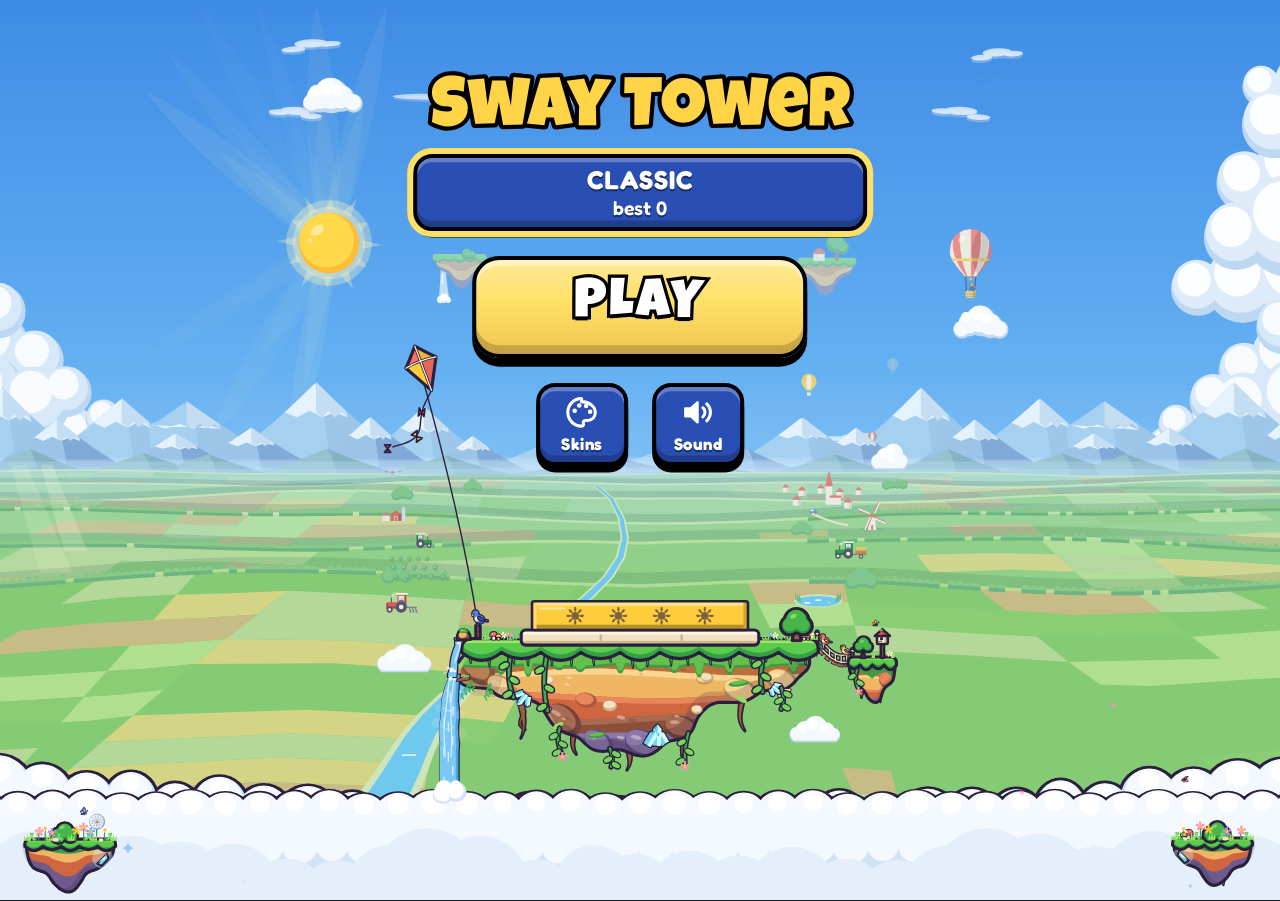
<file: play/index.html>
<!doctype html>
<html lang="en">
  <head>
    <meta charset="UTF-8" />
    <meta name="viewport" content="width=device-width, initial-scale=1, maximum-scale=1, user-scalable=no, viewport-fit=cover" />
    <meta name="apple-mobile-web-app-capable" content="yes" />
    <meta name="theme-color" content="#14161f" />
    <title>Sway Tower</title>
    <style>html,body{overscroll-behavior:none;background:#14161f;height:100%;margin:0;overflow:hidden}canvas{touch-action:none;-webkit-user-select:none;user-select:none;-webkit-tap-highlight-color:transparent;width:100vw;height:100dvh;display:block}</style>
    <script type="module" crossorigin src="./assets/index-CgIiEG2m.js"></script>
    <link rel="stylesheet" crossorigin href="./assets/index-CwcEyF9w.css">
  </head>
  <body>
    <canvas id="game"></canvas>
  </body>
</html>
</file>
<file: play/assets/index-CwcEyF9w.css>
#achievements{--hl:#ffe066;--display:system-ui, sans-serif;--body:system-ui, sans-serif;--fs:clamp(13px, calc(15rem / 17), 19px);touch-action:none;background:#04020a8c;place-items:end center;animation:.2s ease-out achievements-fade;display:grid;position:fixed;inset:0}#achievements[hidden]{display:none}@keyframes achievements-fade{0%{opacity:0}}@keyframes achievements-rise{0%{transform:translateY(24px)}}#achievements .sheet{overscroll-behavior:contain;box-sizing:border-box;width:min(460px,100vw);max-height:90dvh;padding:16px max(16px, env(safe-area-inset-left)) max(18px, env(safe-area-inset-bottom)) max(16px, env(safe-area-inset-right));border:1px solid color-mix(in srgb, var(--accent) 55%, transparent);box-shadow:0 0 24px color-mix(in srgb, var(--accent) 35%, transparent);color:#f3e9f5;font:var(--fs) / 1.3 var(--body);touch-action:pan-y;background:#0a0416f7;border-bottom:0;border-radius:18px 18px 0 0;animation:.22s ease-out achievements-rise;overflow-y:auto}#achievements .head{justify-content:space-between;align-items:center;gap:12px;display:flex}#achievements h2{font:400 calc(var(--fs) * 1.6) / 1.1 var(--display);letter-spacing:.02em;color:color-mix(in srgb, var(--hl) 70%, white);text-shadow:0 0 10px color-mix(in srgb, var(--accent) 70%, transparent);margin:0}#achievements .close{width:44px;height:44px;color:inherit;cursor:pointer;touch-action:manipulation;background:#ffffff14;border:0;border-radius:10px;flex:none;font-size:18px}#achievements .close:focus-visible{outline:2px solid var(--accent);outline-offset:2px}#achievements .count{color:#f3e9f5b8;font-size:calc(var(--fs) * .87);font-variant-numeric:tabular-nums;margin:2px 0 12px}#achievements .link{border:1px solid color-mix(in srgb, var(--accent) 55%, transparent);min-height:44px;color:color-mix(in srgb, var(--hl) 70%, white);font:600 var(--fs) / 1.3 var(--body);cursor:pointer;touch-action:manipulation;-webkit-tap-highlight-color:transparent;background:#ffffff0a;border-radius:12px;margin:0 0 12px;padding:0 14px}#achievements .link[hidden]{display:none}#achievements .link:focus-visible{outline:2px solid var(--accent);outline-offset:2px}#achievements .tabs{background:#ffffff14;border-radius:12px;gap:2px;margin:8px 0 12px;padding:3px;display:flex}#achievements .tab{color:#f3e9f5b8;min-width:0;min-height:44px;font:600 min(max(12px, 3.9vw), calc(var(--fs) * .93)) / 1.1 var(--body);cursor:pointer;touch-action:manipulation;-webkit-tap-highlight-color:transparent;background:0 0;border:0;border-radius:9px;flex:1 1 0;justify-content:center;align-items:center;gap:5px;padding:0 3px;display:inline-flex;position:relative}#achievements .tab[aria-checked=true]{background:color-mix(in srgb, var(--accent) 30%, #1a1030);box-shadow:0 0 0 1px var(--accent) inset;color:#fff}#achievements .tab:focus-visible{outline:2px solid var(--accent);outline-offset:2px}#achievements .tab .name{text-overflow:ellipsis;white-space:nowrap;overflow:hidden}#achievements .count-new{z-index:1;min-width:calc(var(--fs) * 1.2);height:calc(var(--fs) * 1.2);box-sizing:border-box;border-radius:calc(var(--fs) * .6);background:var(--hl);color:#000;font:700 calc(var(--fs) * .73) / calc(var(--fs) * 1.2 - 3px) var(--body);text-align:center;font-variant-numeric:tabular-nums;border:1.5px solid #000;padding:0 4px;position:absolute;top:-7px;right:-3px}#achievements .count-new[hidden]{display:none}#achievements .progress{grid-template-columns:1fr;display:grid}#achievements .tile{background:#ffffff0a;border:1px solid #ffffff1f;border-radius:12px;grid-template-columns:1fr auto;grid-template-areas:"label value""bar bar""next next";align-items:end;gap:6px 12px;min-width:0;padding:10px 12px;display:grid}#achievements .tile .label{font-size:calc(var(--fs) * .8);letter-spacing:.04em;text-transform:uppercase;color:#f3e9f5b8;grid-area:label;align-self:center;font-weight:600}#achievements .tile .value{font-size:calc(var(--fs) * 1.87);font-variant-numeric:tabular-nums;color:var(--hl);grid-area:value;font-weight:700;line-height:1}#achievements .bar{background:#ffffff1f;border-radius:4px;grid-area:bar;height:8px;overflow:hidden}#achievements .bar i{border-radius:inherit;background:var(--hl);height:100%;display:block}#achievements .tile .next{font-size:calc(var(--fs) * .8);color:#f3e9f5b8;grid-area:next;align-self:start}#achievements .tile[data-done=true] .next{color:var(--hl)}#achievements h3{font:600 calc(var(--fs) * .8) / 1 var(--body);letter-spacing:.08em;text-transform:uppercase;color:#f3e9f5b8;justify-content:space-between;margin:18px 0 8px;display:flex}#achievements h3 .of{letter-spacing:.02em;font-variant-numeric:tabular-nums}#achievements .medals{grid-template-columns:repeat(5,1fr);gap:10px 6px;margin:0;padding:0;list-style:none;display:grid}#achievements .medals li{justify-items:center;gap:2px;min-width:0;display:grid;position:relative}#achievements .medal{width:min(54px,100%);height:auto;font-family:Fredoka,Trebuchet MS,system-ui,sans-serif;display:block}#achievements .tag{min-height:calc(var(--fs) * .93);font-size:calc(var(--fs) * .73);font-weight:600;line-height:calc(var(--fs) * .93);color:#f3e9f5b8}#achievements .tag[data-mode=hard]{color:var(--hl)}#achievements .badge{background:var(--hl);color:#000;font-size:calc(var(--fs) * .67);font-weight:700;line-height:calc(var(--fs) * .87);text-transform:uppercase;border:1.5px solid #000;border-radius:8px;padding:1px 5px;position:absolute;top:-2px;right:0}#achievements .new .medal{filter:drop-shadow(0 0 6px color-mix(in srgb, var(--hl) 70%, transparent))}#achievements .stamps{grid-template-columns:repeat(auto-fill,minmax(96px,1fr));gap:12px 6px;margin:0;padding:0;list-style:none;display:grid}#achievements .stamps li{text-align:center;align-content:start;justify-items:center;gap:2px;min-width:0;display:grid;position:relative}#achievements .stamps .medal{width:min(58px,100%)}#achievements .stamps .name{font-size:calc(var(--fs) * .8);overflow-wrap:anywhere;font-weight:600;line-height:1.2}#achievements .stamps .sub{font-size:calc(var(--fs) * .73);line-height:calc(var(--fs) * .93);color:#f3e9f5b8;font-variant-numeric:tabular-nums}#achievements .note{font-size:calc(var(--fs) * .8);color:#f3e9f5b8;margin:-4px 0 8px;line-height:1.3}#achievements .stamps .badge{right:4px}#achievements .rows{gap:8px;margin:0;padding:0;list-style:none;display:grid}#achievements .rows li{background:#ffffff08;border:1px solid #ffffff14;border-radius:12px;grid-template-columns:44px 1fr auto;align-items:center;gap:10px;min-width:0;padding:6px 10px 6px 6px;display:grid}#achievements .rows .art{display:block;position:relative}#achievements .rows .medal{width:44px}#achievements .rows .art .badge{top:-4px;right:-8px}#achievements .rows .words{gap:2px;min-width:0;display:grid}#achievements .rows .words strong{font-size:calc(var(--fs) * .93);font-weight:700;line-height:1.2}#achievements .rows .words small{font-size:calc(var(--fs) * .83);color:#f3e9f5b8;line-height:1.3}#achievements .rows .locked .words strong{color:#f3e9f5d9}#achievements .rows .tag{white-space:nowrap;font-variant-numeric:tabular-nums}#achievements .rows .note{color:#f3e9f5b8}#achievements .sr-only,.achievements-live{clip-path:inset(50%);white-space:nowrap;width:1px;height:1px;position:absolute;overflow:hidden}#title-achievements{position:relative}#title-achievements[data-new]:after{content:attr(data-new);top:calc(var(--u,390px) * -.018);right:calc(var(--u,390px) * -.018);box-sizing:border-box;background:var(--hl);color:#000;min-width:20px;height:20px;font:700 12px/16px var(--body);text-align:center;text-shadow:none;-webkit-text-stroke:0;border:2px solid #000;border-radius:10px;padding:0 5px;position:absolute}:root[data-motion=reduce] #achievements,:root[data-motion=reduce] #achievements .sheet{animation:none}:root{font-size:17px}@supports (-webkit-touch-callout:none){:root{font:-apple-system-body}}.announce-live{clip-path:inset(50%);white-space:nowrap;width:1px;height:1px;position:absolute;overflow:hidden}#options-toggle{top:max(10px, env(safe-area-inset-top));left:max(10px, env(safe-area-inset-left));z-index:1;border:1px solid color-mix(in srgb, var(--accent) 45%, transparent);width:44px;height:44px;color:color-mix(in srgb, var(--accent) 55%, white);box-shadow:0 0 12px color-mix(in srgb, var(--accent) 30%, transparent);cursor:pointer;touch-action:manipulation;-webkit-tap-highlight-color:transparent;background:#0a04168c;border-radius:12px;place-items:center;display:grid;position:fixed}#options-toggle[hidden]{display:none}#options-toggle:focus-visible,#options button:focus-visible{outline:2px solid var(--accent);outline-offset:2px}#options{--hl:#ffe066;--display:system-ui, sans-serif;--body:system-ui, sans-serif;--fs:clamp(13px, calc(15rem / 17), 19px);--dim:#f3e9f5b8;z-index:2;touch-action:none;background:#04020a8c;place-items:end center;animation:.2s ease-out options-fade;display:grid;position:fixed;inset:0}#options[hidden]{display:none}@keyframes options-fade{0%{opacity:0}}@keyframes options-rise{0%{transform:translateY(24px)}}#options .sheet{overscroll-behavior:contain;box-sizing:border-box;width:min(460px,100vw);max-height:88dvh;padding:16px max(16px, env(safe-area-inset-left)) max(18px, env(safe-area-inset-bottom)) max(16px, env(safe-area-inset-right));border:1px solid color-mix(in srgb, var(--accent) 55%, transparent);box-shadow:0 0 24px color-mix(in srgb, var(--accent) 35%, transparent);color:#f3e9f5;font-family:var(--body);font-size:var(--fs);touch-action:pan-y;background:#0a0416f7;border-bottom:0;border-radius:18px 18px 0 0;line-height:1.3;animation:.22s ease-out options-rise;overflow-y:auto}#options .head{justify-content:space-between;align-items:center;gap:12px;margin-bottom:4px;display:flex}#options h2{font:400 calc(var(--fs) * 1.6) / 1.1 var(--display);letter-spacing:.02em;color:color-mix(in srgb, var(--hl) 70%, white);text-shadow:0 0 10px color-mix(in srgb, var(--accent) 70%, transparent);margin:0}#options .close{width:44px;height:44px;color:inherit;cursor:pointer;touch-action:manipulation;background:#ffffff14;border:0;border-radius:10px;flex:none;font-size:18px}#options h3{font:600 calc(var(--fs) * .8) / 1 var(--body);letter-spacing:.08em;text-transform:uppercase;color:var(--dim);margin:14px 0 8px}#options button{font-family:inherit;font-size:inherit;-webkit-tap-highlight-color:transparent}#options .toggles{grid-template-columns:repeat(auto-fit,minmax(118px,1fr));gap:8px;display:grid}#options .toggle{min-height:48px;color:inherit;cursor:pointer;touch-action:manipulation;background:#ffffff0a;border:1px solid #ffffff1f;border-radius:12px;justify-content:space-between;align-items:center;gap:8px;padding:0 12px;display:flex}#options .toggle[hidden]{display:none}#options .toggle:after{content:"";background:#ffffff2e radial-gradient(circle at 10px,#f3e9f5 6px,#0000 7px);border-radius:10px;flex:none;width:34px;height:20px}#options .toggle[aria-checked=true]{border-color:var(--accent);background:color-mix(in srgb, var(--accent) 14%, transparent)}#options .toggle[aria-checked=true]:after{background:radial-gradient(circle at 24px 50%, #fff 6px, transparent 7px) var(--accent)}#options .motion{background:#ffffff0a;border:1px solid #ffffff1f;border-radius:12px;justify-content:space-between;align-items:center;gap:12px;min-height:48px;padding:0 12px;display:flex}#options .segments{background:#ffffff14;border-radius:10px;flex:none;padding:3px;display:flex}#options .segment{min-width:52px;min-height:44px;color:var(--dim);cursor:pointer;touch-action:manipulation;background:0 0;border:0;border-radius:8px;padding:0 10px;font-weight:600}#options .segment[aria-checked=true]{background:color-mix(in srgb, var(--accent) 30%, #1a1030);box-shadow:0 0 0 1px var(--accent) inset;color:#fff}#options .hint{color:var(--dim);font-size:calc(var(--fs) * .85);margin:6px 2px 0}#options .gc{background:#ffffff0a;border:1px solid #ffffff1f;border-radius:12px;justify-content:space-between;align-items:center;gap:12px;min-height:56px;padding:10px 12px;display:flex}#options .gc[hidden],#options h3[hidden]{display:none}#options .gc .link{flex:none}#options .gc .link:disabled{opacity:.5;cursor:default}#options .list,#options .modes{gap:8px;display:grid}#options .modes[hidden]{display:none}#options .choice.mode{align-items:flex-start}#options .choice{width:100%;min-height:56px;color:inherit;text-align:left;cursor:pointer;touch-action:manipulation;background:#ffffff0a;border:1px solid #ffffff1f;border-radius:12px;align-items:center;gap:12px;padding:10px 12px;display:flex}#options .choice[aria-checked=true]{border-color:var(--accent);background:color-mix(in srgb, var(--accent) 14%, transparent);box-shadow:0 0 14px color-mix(in srgb, var(--accent) 40%, transparent) inset}#options .text{gap:2px;min-width:0;display:grid}#options small{color:var(--dim);font-size:calc(var(--fs) * .85)}#options .swatch{flex:none;gap:3px;display:flex}#options .swatch i{background:color-mix(in srgb, var(--c) 25%, black);border:1.5px solid var(--c);width:7px;height:26px;box-shadow:0 0 6px var(--c);border-radius:3px}#options .foot{border-top:1px solid #ffffff1a;flex-wrap:wrap;justify-content:space-between;align-items:center;gap:8px 12px;margin-top:16px;padding-top:12px;display:flex}#options .version{color:var(--dim);font-size:calc(var(--fs) * .85);font-variant-numeric:tabular-nums}#options .links{flex-wrap:wrap;gap:8px;display:flex}#options .link{border:1px solid color-mix(in srgb, var(--accent) 55%, transparent);min-height:44px;color:color-mix(in srgb, var(--hl) 70%, white);cursor:pointer;touch-action:manipulation;background:#ffffff0a;border-radius:12px;padding:0 14px;font-weight:600}#options a.link{font-size:inherit;align-items:center;text-decoration:none;display:inline-flex}#options .link[hidden]{display:none}:root[data-motion=reduce] #options,:root[data-motion=reduce] #options .sheet{animation:none}#credits{--hl:#ffe066;--display:system-ui, sans-serif;--body:system-ui, sans-serif;--fs:clamp(13px, calc(15rem / 17), 19px);--dim:#f3e9f5b8;z-index:3;touch-action:none;background:#04020a8c;place-items:end center;animation:.2s ease-out credits-fade;display:grid;position:fixed;inset:0}#credits[hidden]{display:none}@keyframes credits-fade{0%{opacity:0}}@keyframes credits-rise{0%{transform:translateY(24px)}}#credits .sheet{overscroll-behavior:contain;box-sizing:border-box;width:min(460px,100vw);max-height:90dvh;padding:16px max(16px, env(safe-area-inset-left)) max(18px, env(safe-area-inset-bottom)) max(16px, env(safe-area-inset-right));border:1px solid color-mix(in srgb, var(--accent) 55%, transparent);box-shadow:0 0 24px color-mix(in srgb, var(--accent) 35%, transparent);color:#f3e9f5;font-family:var(--body);font-size:var(--fs);touch-action:pan-y;background:#0a0416f7;border-bottom:0;border-radius:18px 18px 0 0;line-height:1.35;animation:.22s ease-out credits-rise;overflow-y:auto}#credits .head{justify-content:space-between;align-items:center;gap:12px;display:flex}#credits h2{font:400 calc(var(--fs) * 1.6) / 1.1 var(--display);letter-spacing:.02em;color:color-mix(in srgb, var(--hl) 70%, white);text-shadow:0 0 10px color-mix(in srgb, var(--accent) 70%, transparent);margin:0}#credits .close{width:44px;height:44px;color:inherit;cursor:pointer;touch-action:manipulation;background:#ffffff14;border:0;border-radius:10px;flex:none;font-size:18px}#credits h3{font:600 calc(var(--fs) * .8) / 1 var(--body);letter-spacing:.08em;text-transform:uppercase;color:var(--dim);margin:18px 0 6px}#credits p{margin:0 0 8px}#credits ul{margin:0 0 8px;padding:0;list-style:none}#credits .libraries li{border-top:1px solid #ffffff1a;gap:1px;padding:7px 0;display:grid}#credits .libraries li:last-child{border-bottom:1px solid #ffffff1a}#credits small{color:var(--dim);font-size:calc(var(--fs) * .85)}#credits .fonts{grid-template-columns:1fr 1fr;gap:6px 10px;display:grid}#credits .fonts li{background:#ffffff0a;border:1px solid #ffffff1f;border-radius:10px;gap:1px;min-width:0;padding:7px 10px;display:grid}#credits .face{font-size:calc(var(--fs) * 1.15);overflow-wrap:anywhere;line-height:1.2}#credits .link{border:1px solid color-mix(in srgb, var(--accent) 55%, transparent);min-height:44px;color:color-mix(in srgb, var(--hl) 70%, white);font:600 var(--fs) / 1 var(--body);cursor:pointer;touch-action:manipulation;background:#ffffff0a;border-radius:12px;padding:0 14px;display:inline-block}#credits .link[aria-expanded=true]{border-color:var(--hl);background:color-mix(in srgb, var(--hl) 14%, transparent)}#credits .licenses{background:#00000059;border:1px solid #ffffff1f;border-radius:10px;margin-top:10px}#credits .licenses[hidden]{display:none}#credits .licenses pre{overscroll-behavior:contain;max-height:40dvh;color:var(--dim);font:calc(var(--fs) * .8) / 1.4 ui-monospace, Menlo, Consolas, monospace;white-space:pre-wrap;overflow-wrap:anywhere;-webkit-user-select:text;user-select:text;margin:0;padding:10px 12px;overflow:auto}#credits .close:focus-visible,#credits .link:focus-visible,#credits .licenses pre:focus-visible{outline:2px solid var(--accent);outline-offset:2px}:root[data-motion=reduce] #credits,:root[data-motion=reduce] #credits .sheet{animation:none}:root{--accent:#ff2fa8}#tuning-toggle{top:max(10px, env(safe-area-inset-top));right:max(10px, env(safe-area-inset-right));color:#fffc;cursor:pointer;touch-action:manipulation;-webkit-tap-highlight-color:transparent;background:#ffffff14;border:0;border-radius:12px;width:44px;height:44px;font-size:22px;line-height:44px;position:fixed}#tuning{top:calc(max(10px, env(safe-area-inset-top)) + 52px);right:max(10px, env(safe-area-inset-right));box-sizing:border-box;border:1px solid color-mix(in srgb, var(--accent) 60%, transparent);width:min(300px,100vw - 20px);max-height:calc(100dvh - 80px);box-shadow:0 0 18px color-mix(in srgb, var(--accent) 35%, transparent), 0 10px 30px #00000080;color:#f3e9f5;touch-action:pan-y;background:#0a0416f0;border-radius:14px;padding:14px 16px 16px;font:14px/1.3 system-ui,sans-serif;position:fixed;overflow-y:auto}#tuning[hidden]{display:none}#tuning h2{margin:0 0 4px;font-size:15px}#tuning .note{color:#e8eaf28c;margin:0 0 12px;font-size:12px}#tuning label{margin:12px 0 0;display:block}#tuning .row{justify-content:space-between;display:flex}#tuning .val{font-variant-numeric:tabular-nums;color:color-mix(in srgb, var(--accent) 70%, white)}#tuning input[type=range]{width:100%;accent-color:var(--accent);margin:6px 0 0}#tuning .check{align-items:center;gap:8px;margin:0 0 8px;font-weight:600;display:flex}#tuning .check input{width:20px;height:20px;accent-color:var(--accent)}#tuning .buttons{gap:8px;margin-top:16px;display:flex}#tuning button{min-height:40px;color:inherit;font:inherit;cursor:pointer;background:#ffffff1a;border:0;border-radius:10px;flex:1}#tuning button.primary{background:color-mix(in srgb, var(--accent) 75%, black)}#tuning .pick{justify-content:space-between;align-items:center;gap:12px;margin:0 0 12px;font-weight:600;display:flex}#tuning select{min-height:36px;color:inherit;font:inherit;background:#ffffff14;border:1px solid #fff3;border-radius:8px;flex:1;font-weight:500}#title,#over{--u:min(100vw, 60dvh);--top:calc(14dvh + var(--u) * .05);--menu-top:calc(42dvh + var(--u) * .47);--ui:#2f58c8;--title:#ffd447;--hl:#ffe066;--display:system-ui, sans-serif;--body:system-ui, sans-serif;--ink:#000;--line:max(2px, calc(var(--u) * .008));font-family:var(--body);-webkit-tap-highlight-color:transparent;-webkit-user-select:none;user-select:none}#title{left:var(--box-left,0px);top:var(--box-top,0px);width:var(--box-w,100vw);height:var(--box-h,100dvh);pointer-events:none;animation:.25s ease-out title-in;position:absolute}#title[hidden],#over[hidden],#over .small[hidden]{display:none}@keyframes title-in{0%{opacity:0}}#title .sr-only{clip-path:inset(50%);white-space:nowrap;width:1px;height:1px;position:absolute;overflow:hidden}#title .column{top:var(--top);width:min(calc(var(--u) * .84), calc(var(--box-w,100vw) - 32px));justify-items:center;gap:calc(var(--u) * .045);display:grid;position:absolute;left:50%;transform:translate(-50%)}#title button,#over button{font:inherit;pointer-events:auto;cursor:pointer;touch-action:manipulation;-webkit-tap-highlight-color:transparent;margin:0}#title button:focus-visible,#over button:focus-visible{outline:3px solid var(--hl);outline-offset:3px}#title .modes{grid-template-columns:repeat(var(--cards,2), minmax(0, 1fr));gap:calc(var(--u) * .03);width:100%;display:grid}#title .mode{place-content:center;gap:calc(var(--u) * .006);min-height:max(48px, calc(var(--u) * .14));padding:calc(var(--u) * .015) calc(var(--u) * .02);border-radius:calc(var(--u) * .035);color:#fff;text-align:center;line-height:1.1;display:grid;position:relative}#title .mode strong{font-size:max(15px, calc(var(--u) * .048));letter-spacing:.04em;text-transform:uppercase;font-weight:700}#title .mode .best{font-size:max(12px, calc(var(--u) * .036));font-variant-numeric:tabular-nums;font-weight:600}#title .play{width:min(calc(var(--u) * .62), 100%);min-height:max(60px, calc(var(--u) * .19));padding:0 calc(var(--u) * .04) calc(var(--u) * .008);border-radius:calc(var(--u) * .05);font:400 max(30px, calc(var(--u) * .1)) / 1 var(--display);letter-spacing:.06em;text-transform:uppercase}#title .row{justify-content:center;gap:calc(var(--u) * .045);display:flex}#title .small,#over .small{align-content:center;justify-items:center;gap:calc(var(--u) * .006);width:max(60px, calc(var(--u) * .17));min-height:max(56px, calc(var(--u) * .155));padding:calc(var(--u) * .012) 0;border-radius:calc(var(--u) * .035);color:#fff;display:grid}#title .small svg,#over .small svg{width:max(22px, calc(var(--u) * .068));height:max(22px, calc(var(--u) * .068))}#title .caption,#over .caption{font-size:max(11px, calc(var(--u) * .031));letter-spacing:.03em;font-weight:700}#title-sound[aria-checked=true] .off,#title-sound[aria-checked=false] .on{display:none}#title-sound[aria-checked=false]{opacity:.8}#over{top:calc(var(--box-top,0px) + var(--menu-top));left:calc(var(--box-left,0px) + var(--box-w,100vw) / 2);gap:calc(var(--u) * .045);pointer-events:none;animation:.25s ease-out title-in;display:flex;position:absolute;transform:translate(-50%)}#over button{border:0}#over button[aria-busy=true]{filter:brightness(.7)saturate(.6);cursor:progress}[data-style=cartoon] .mode,[data-style=cartoon] .small,[data-style=cartoon] .play{border:var(--line) solid var(--ink);box-shadow:inset 0 calc(var(--u) * .008) 0 #ffffff47, inset 0 calc(var(--u) * -.012) 0 #00000038, 0 calc(var(--u) * .012) 0 var(--ink);text-shadow:0 calc(var(--u) * .004) 0 #00000073;transition:transform 60ms,box-shadow 60ms}[data-style=cartoon] .mode,[data-style=cartoon] .small{background:color-mix(in srgb, var(--ui) 90%, black)}[data-style=cartoon] .mode[aria-checked=false]{background:color-mix(in srgb, var(--ui) 55%, #20202a);color:#ffffffbf}[data-style=cartoon] .mode[aria-checked=true]{outline:calc(var(--line) * 1.4) solid var(--hl);outline-offset:0}[data-style=cartoon] .mode[aria-checked=true]:focus-visible{outline:3px solid #fff}[data-style=cartoon] .play{background:linear-gradient(color-mix(in srgb, var(--hl) 70%, white), var(--hl) 45%, color-mix(in srgb, var(--hl) 80%, #b05a00));color:#fff;-webkit-text-stroke:calc(var(--u) * .012) var(--ink);paint-order:stroke fill;text-shadow:0 calc(var(--u) * .008) 0 var(--ink);box-shadow:inset 0 calc(var(--u) * .01) 0 #ffffff73, inset 0 calc(var(--u) * -.016) 0 #0000002e, 0 calc(var(--u) * .016) 0 var(--ink)}[data-style=cartoon] button:active{transform:translateY(calc(var(--u) * .008));box-shadow:inset 0 calc(var(--u) * .008) 0 #ffffff47, inset 0 calc(var(--u) * -.012) 0 #00000038, 0 calc(var(--u) * .004) 0 var(--ink)}[data-style=neon] .mode,[data-style=neon] .small,[data-style=neon] .play{border:1.5px solid color-mix(in srgb, var(--ui) 70%, transparent);color:#f3e9f5;box-shadow:0 0 calc(var(--u) * .03) color-mix(in srgb, var(--ui) 45%, transparent);text-shadow:0 0 calc(var(--u) * .02) var(--ui);background:#0a0416d1}[data-style=neon] .mode[aria-checked=false]{color:#f3e9f599;box-shadow:none;text-shadow:none;border-color:#ffffff29}[data-style=neon] .mode[aria-checked=true]{border-color:var(--hl);background:color-mix(in srgb, var(--ui) 22%, #0a0416d9);box-shadow:0 0 calc(var(--u) * .035) color-mix(in srgb, var(--hl) 50%, transparent), inset 0 0 calc(var(--u) * .03) color-mix(in srgb, var(--hl) 25%, transparent)}[data-style=neon] .mode strong{font-size:max(12px, calc(var(--u) * .038));letter-spacing:.02em}[data-style=neon] .mode .best{color:var(--hl)}[data-style=neon] .mode[aria-checked=false] .best{color:inherit}[data-style=neon] .play{border:2px solid var(--ui);color:var(--title);text-shadow:0 0 calc(var(--u) * .015) var(--ui), 0 0 calc(var(--u) * .04) var(--ui);box-shadow:0 0 calc(var(--u) * .045) color-mix(in srgb, var(--ui) 70%, transparent), inset 0 0 calc(var(--u) * .04) color-mix(in srgb, var(--ui) 45%, transparent)}[data-style=neon] button:active{background:color-mix(in srgb, var(--ui) 30%, #0a0416e6)}:root[data-motion=reduce] #title,:root[data-motion=reduce] #over{animation:none}:root[data-motion=reduce] [data-style=cartoon] button{transition:none}
</file>
